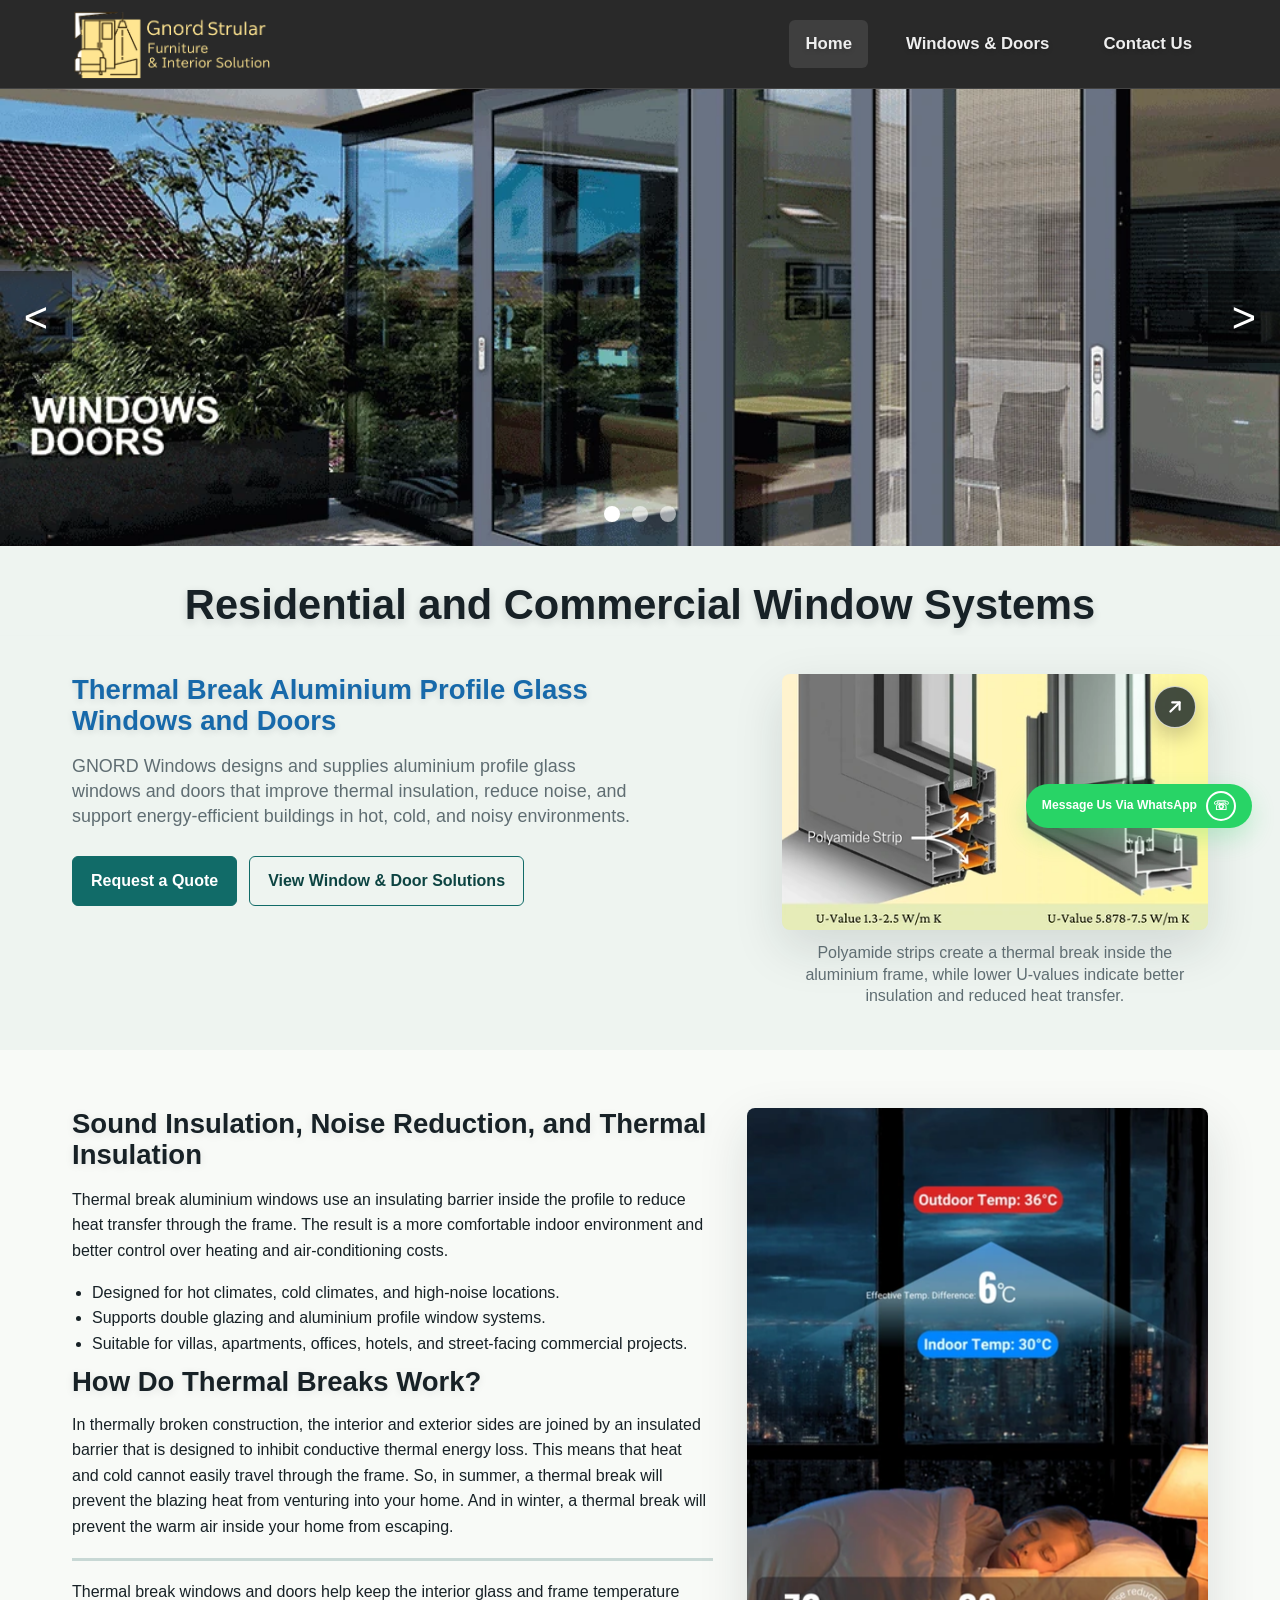
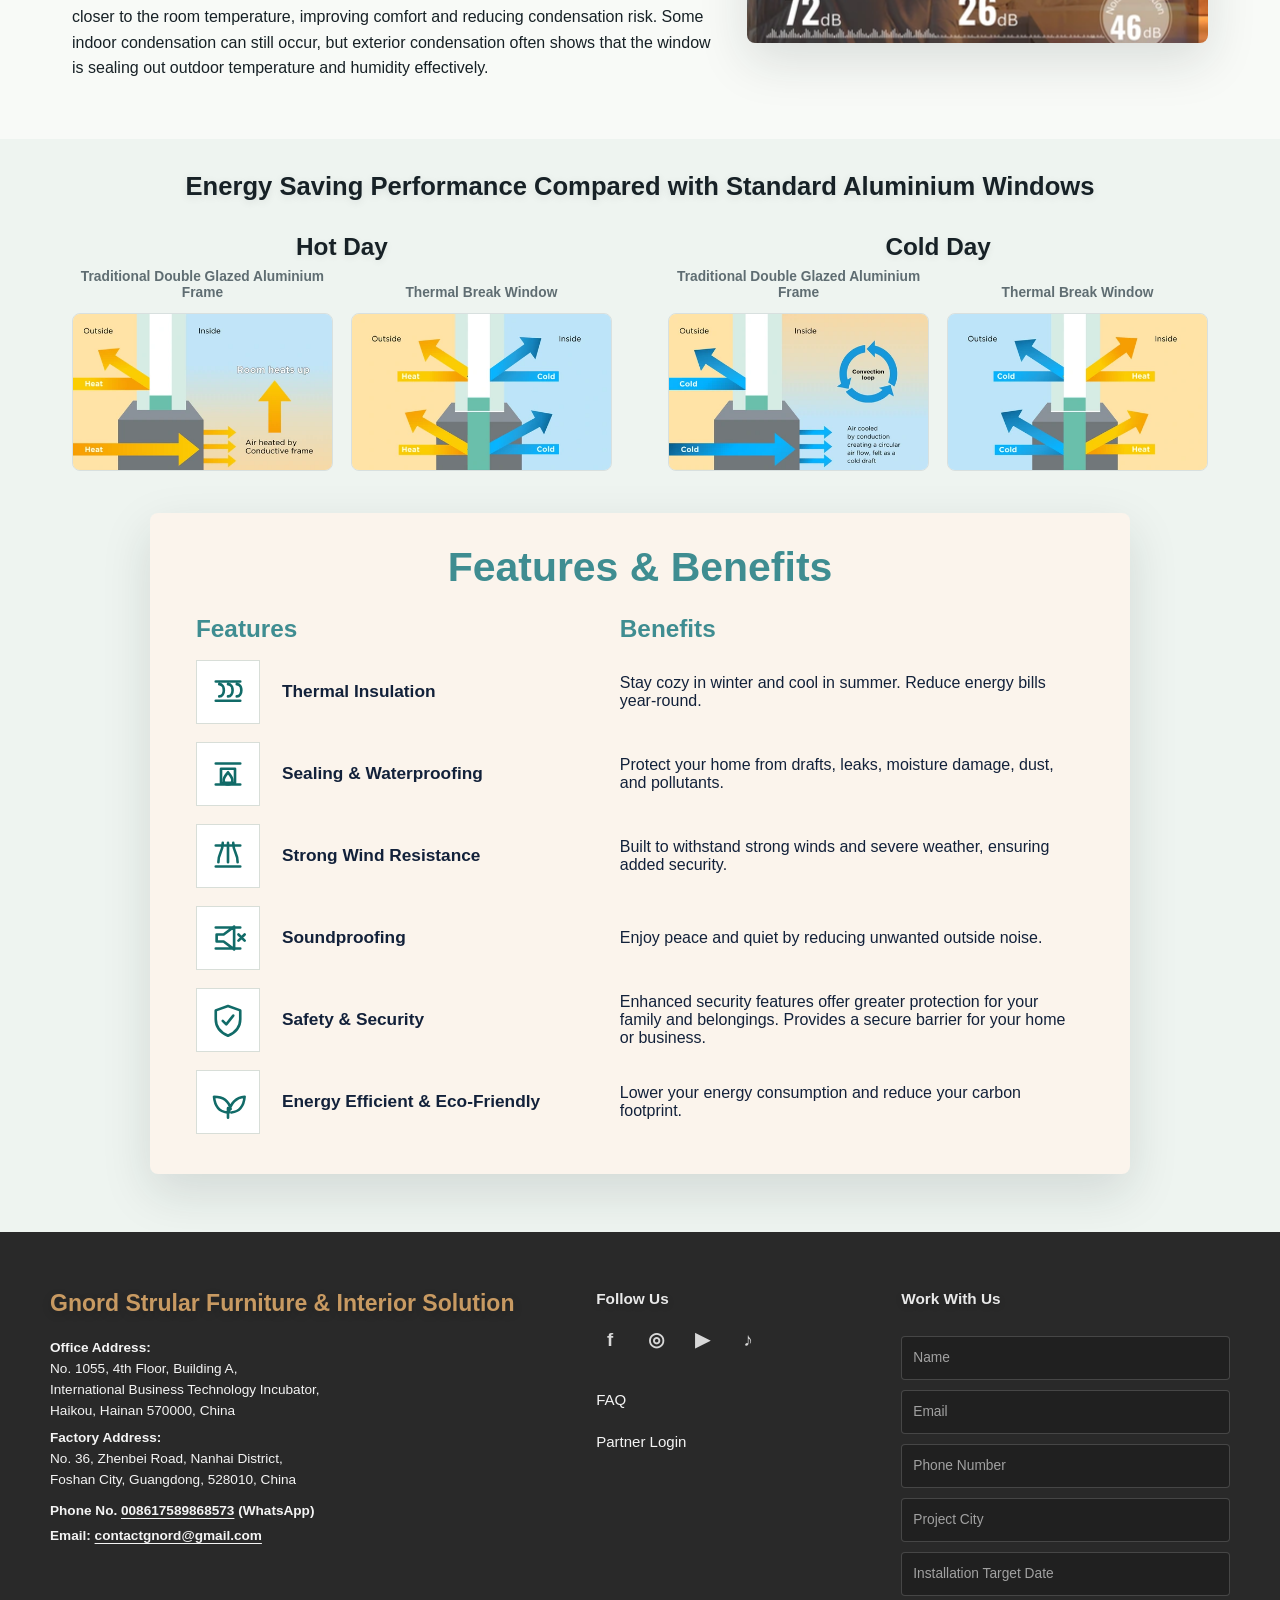
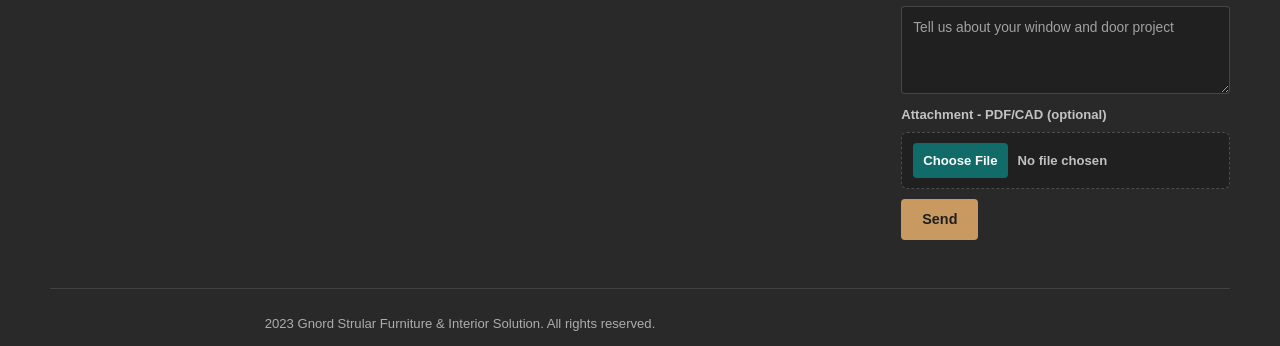
<file: index.html>
<!doctype html>
<html lang="en">
  <head>
    <meta charset="utf-8">
    <meta name="viewport" content="width=device-width, initial-scale=1">
    <title>Thermal Break Aluminium Windows and Doors | GNORD Windows</title>
    <meta name="description" content="GNORD Windows designs and supplies thermal break aluminium profile glass windows and doors for residential and commercial projects, with sound insulation, thermal insulation, and energy-saving performance.">
    <link rel="canonical" href="https://gnordwindows.com/">
    <meta property="og:title" content="Thermal Break Aluminium Windows and Doors | GNORD Windows">
    <meta property="og:description" content="Premium thermal break aluminium windows and doors for villas, residential complexes, offices, hotels, and commercial buildings.">
    <meta property="og:type" content="website">
    <meta property="og:url" content="https://gnordwindows.com/">
    <meta property="og:image" content="https://gnordwindows.com/assets/images/thermal-break-aluminium-windows-doors-hero.png">
    <link rel="stylesheet" href="/assets/css/styles.css?v=20260622-8">
    <script type="application/ld+json">
      {
        "@context": "https://schema.org",
        "@type": "Organization",
        "name": "GNORD Windows",
        "url": "https://gnordwindows.com/",
        "logo": "https://gnordwindows.com/assets/images/gnord-windows-logo.png",
        "email": "contactgnord@gmail.com",
        "telephone": "008617589868573",
        "address": {
          "@type": "PostalAddress",
          "streetAddress": "No. 1055, 4th Floor, Building A, Haikou Binhai International Business Technology Incubator",
          "addressLocality": "Haikou",
          "addressRegion": "Hainan",
          "postalCode": "570000",
          "addressCountry": "CN"
        }
      }
    </script>
    <script type="application/ld+json">
      {
        "@context": "https://schema.org",
        "@type": "Product",
        "name": "Thermal Break Aluminium Windows and Doors",
        "brand": {
          "@type": "Brand",
          "name": "GNORD Windows"
        },
        "manufacturer": {
          "@type": "Organization",
          "name": "Gnord Strular Furniture & Interior Solution",
          "email": "contactgnord@gmail.com",
          "telephone": "008617589868573"
        },
        "category": "Thermal break aluminium windows and doors",
        "description": "GNORD supplies high-quality thermal break aluminium windows and doors for residential, commercial, hotel, villa, and large construction projects. The systems are designed for thermal insulation, sound reduction, weather resistance, energy efficiency, and reliable delivery for India, Europe, UK, and other international markets.",
        "additionalProperty": [
          {
            "@type": "PropertyValue",
            "name": "Project procurement",
            "value": "Best price for thermal aluminium windows and doors, best quality, highly reliable supply, and big project quantity delivery capacity for developers, contractors, distributors, and project procurement teams."
          },
          {
            "@type": "PropertyValue",
            "name": "Market support",
            "value": "Competitive pricing and supply support for India, Europe markets, UK projects, residential buildings, commercial buildings, hotels, villas, and large construction projects."
          },
          {
            "@type": "PropertyValue",
            "name": "Thermal performance",
            "value": "Configurable thermal break aluminium profile systems can support demanding project targets such as U-value <=1.2 W/m²K and g-value around g=0.63, depending on profile, glazing, hardware, and project specification."
          },
          {
            "@type": "PropertyValue",
            "name": "Certification references",
            "value": "Available compliance and testing references may include CE certified systems, CE (EN14351-1), EN 673, EN 10077, UKCA, U.K. Part L, and BFRC requirements for relevant Europe and UK markets."
          },
          {
            "@type": "PropertyValue",
            "name": "Applications",
            "value": "Thermal break aluminium windows and doors for hot weather, cold weather, sound insulation, noise reduction, energy-efficient building performance, double glazing, indoor comfort, and reduced heat transfer."
          }
        ]
      }
    </script>
  </head>
  <body>
    <a class="skip-link" href="#main">Skip to content</a>
    <header class="site-header">
      <nav class="nav" aria-label="Main navigation">
        <a class="brand" href="/">
          <img src="/assets/images/gnord-strular-furniture-interior-logo-yellow-text.png" alt="Gnord Strular Furniture and Interior Solution logo" width="451" height="150">
        </a>
        <button class="nav-toggle" type="button" aria-expanded="false" aria-controls="nav-links">Menu</button>
        <div class="nav-links" id="nav-links">
          <a href="/" aria-current="page">Home</a>
          <a href="/windows-doors/">Windows &amp; Doors</a>
          <a href="/contact/">Contact Us</a>
        </div>
      </nav>
    </header>

    <main id="main">
      <section class="banner-slider" aria-label="GNORD windows and doors project gallery">
        <div class="banner-track">
          <figure class="banner-slide is-active">
            <img src="/assets/images/banner-window-door-exterior.webp" srcset="/assets/images/banner-window-door-exterior-480.webp 480w, /assets/images/banner-window-door-exterior-768.webp 768w, /assets/images/banner-window-door-exterior-840.webp 840w, /assets/images/banner-window-door-exterior.webp 1000w" sizes="(max-width: 350px) 350px, 100vw" fetchpriority="high" alt="Modern exterior sliding windows and doors for a residential patio" width="1000" height="684">
          </figure>
          <figure class="banner-slide">
            <img data-src="/assets/images/banner-gnord-windows-interior.webp" data-srcset="/assets/images/banner-gnord-windows-interior-480.webp 480w, /assets/images/banner-gnord-windows-interior-768.webp 768w, /assets/images/banner-gnord-windows-interior.webp 1024w" sizes="(max-width: 680px) max(100vw, clamp(424px, 108.8vw, 651px)), 100vw" fetchpriority="low" alt="GNORD Windows interior with large aluminium glass doors and evening lighting" width="1024" height="576">
          </figure>
          <figure class="banner-slide">
            <img data-src="/assets/images/banner-lake-view-sliding-doors.webp" data-srcset="/assets/images/banner-lake-view-sliding-doors-480.webp 480w, /assets/images/banner-lake-view-sliding-doors-768.webp 768w, /assets/images/banner-lake-view-sliding-doors-1200.webp 1200w, /assets/images/banner-lake-view-sliding-doors-1600.webp 1600w, /assets/images/banner-lake-view-sliding-doors.webp 2000w" sizes="(max-width: 680px) max(100vw, clamp(397px, 102vw, 610px)), 100vw" fetchpriority="low" alt="Large sliding glass doors with lake view and residential terrace" width="2000" height="1200">
          </figure>
        </div>
        <button class="banner-arrow banner-arrow-prev" type="button" aria-label="Previous banner slide">&lt;</button>
        <button class="banner-arrow banner-arrow-next" type="button" aria-label="Next banner slide">&gt;</button>
        <div class="banner-dots" aria-label="Banner slide indicators">
          <button class="is-active" type="button" aria-label="Show slide 1"></button>
          <button type="button" aria-label="Show slide 2"></button>
          <button type="button" aria-label="Show slide 3"></button>
        </div>
      </section>
      <section class="home-title-band">
        <h1>Residential and Commercial Window Systems</h1>
      </section>
      <section class="hero">
        <div class="hero-copy">
          <h2 class="hero-secondary-title">Thermal Break Aluminium Profile Glass Windows and Doors</h2>
          <p>GNORD Windows designs and supplies aluminium profile glass windows and doors that improve thermal insulation, reduce noise, and support energy-efficient buildings in hot, cold, and noisy environments.</p>
          <div class="actions">
            <a class="button primary" href="/contact/">Request a Quote</a>
            <a class="button secondary" href="/windows-doors/">View Window &amp; Door Solutions</a>
          </div>
        </div>
        <figure class="hero-media">
          <a class="image-link-button" href="/windows-doors/#product-details" aria-label="View window and door product details">
            <svg viewBox="0 0 24 24" aria-hidden="true" focusable="false">
              <path d="M7 17 17 7"></path>
              <path d="M9 7h8v8"></path>
            </svg>
          </a>
          <img src="/assets/images/thermal-break-aluminium-windows-doors-hero.webp" srcset="/assets/images/thermal-break-aluminium-windows-doors-hero-480.webp 480w, /assets/images/thermal-break-aluminium-windows-doors-hero-768.webp 768w, /assets/images/thermal-break-aluminium-windows-doors-hero.webp 1080w" sizes="(max-width: 680px) calc(100vw - 32px), (max-width: 920px) calc(100vw - 44px), (max-width: 1180px) calc((100vw - 86px) * 0.39), 427px" loading="lazy" decoding="async" alt="Thermal break aluminium profile glass windows and doors for residential and commercial buildings" width="1080" height="650">
          <figcaption>Polyamide strips create a thermal break inside the aluminium frame, while lower U-values indicate better insulation and reduced heat transfer.</figcaption>
        </figure>
      </section>

      <section class="section two-column">
        <div>
          <h2>Sound Insulation, Noise Reduction, and Thermal Insulation</h2>
          <p>Thermal break aluminium windows use an insulating barrier inside the profile to reduce heat transfer through the frame. The result is a more comfortable indoor environment and better control over heating and air-conditioning costs.</p>
          <ul class="check-list">
            <li>Designed for hot climates, cold climates, and high-noise locations.</li>
            <li>Supports double glazing and aluminium profile window systems.</li>
            <li>Suitable for villas, apartments, offices, hotels, and street-facing commercial projects.</li>
          </ul>
          <div class="thermal-break-note">
            <h2>How Do Thermal Breaks Work?</h2>
            <p>In thermally broken construction, the interior and exterior sides are joined by an insulated barrier that is designed to inhibit conductive thermal energy loss. This means that heat and cold cannot easily travel through the frame. So, in summer, a thermal break will prevent the blazing heat from venturing into your home. And in winter, a thermal break will prevent the warm air inside your home from escaping.</p>
            <p>Thermal break windows and doors help keep the interior glass and frame temperature closer to the room temperature, improving comfort and reducing condensation risk. Some indoor condensation can still occur, but exterior condensation often shows that the window is sealing out outdoor temperature and humidity effectively.</p>
          </div>
        </div>
        <figure class="image-card benefit-image-card">
          <img src="/assets/images/sound-insulation-thermal-insulation-window-benefits.webp" srcset="/assets/images/sound-insulation-thermal-insulation-window-benefits-480.webp 480w, /assets/images/sound-insulation-thermal-insulation-window-benefits-768.webp 768w, /assets/images/sound-insulation-thermal-insulation-window-benefits.webp 1080w" sizes="(max-width: 680px) calc(100vw - 32px), (max-width: 920px) calc(100vw - 44px), (max-width: 1180px) max(300px, calc((100vw - 78px) * 0.42)), 462px" loading="lazy" decoding="async" alt="Thermal break aluminium window benefits including sound insulation noise reduction and thermal insulation" width="1080" height="1350">
        </figure>
      </section>

      <section class="section muted energy-section">
        <div class="section-heading energy-heading">
          <h2 class="energy-title">Energy Saving Performance Compared with Standard Aluminium Windows</h2>
        </div>
        <div class="comparison-groups">
          <section class="comparison-group" aria-labelledby="hot-day-title">
            <h3 id="hot-day-title">Hot Day</h3>
            <div class="comparison-subtitles">
              <span>Traditional Double Glazed Aluminium Frame</span>
              <span>Thermal Break Window</span>
            </div>
            <div class="comparison-pair">
              <figure>
                <img src="/assets/images/energy-saving-thermal-break-window-comparison.webp" srcset="/assets/images/energy-saving-thermal-break-window-comparison-480.webp 480w, /assets/images/energy-saving-thermal-break-window-comparison-768.webp 768w, /assets/images/energy-saving-thermal-break-window-comparison.webp 1080w" sizes="(max-width: 680px) calc(100vw - 34px), (max-width: 920px) calc(50vw - 33px), (max-width: 1180px) calc(22.65vw - 22px), 260px" loading="lazy" decoding="async" alt="Hot day energy saving comparison for a traditional double glazed aluminium frame" width="1080" height="650">
              </figure>
              <figure>
                <img src="/assets/images/hot-day-traditional-aluminium-frame-double-glazing.webp" srcset="/assets/images/hot-day-traditional-aluminium-frame-double-glazing-480.webp 480w, /assets/images/hot-day-traditional-aluminium-frame-double-glazing-768.webp 768w, /assets/images/hot-day-traditional-aluminium-frame-double-glazing.webp 1080w" sizes="(max-width: 680px) calc(100vw - 34px), (max-width: 920px) calc(50vw - 33px), (max-width: 1180px) calc(22.65vw - 22px), 260px" loading="lazy" decoding="async" alt="Hot day performance of a thermal break window compared with a traditional aluminium frame" width="1080" height="650">
              </figure>
            </div>
          </section>
          <section class="comparison-group" aria-labelledby="cold-day-title">
            <h3 id="cold-day-title">Cold Day</h3>
            <div class="comparison-subtitles">
              <span>Traditional Double Glazed Aluminium Frame</span>
              <span>Thermal Break Window</span>
            </div>
            <div class="comparison-pair">
              <figure>
                <img src="/assets/images/hot-day-thermal-break-window-double-glazing.webp" srcset="/assets/images/hot-day-thermal-break-window-double-glazing-480.webp 480w, /assets/images/hot-day-thermal-break-window-double-glazing-768.webp 768w, /assets/images/hot-day-thermal-break-window-double-glazing.webp 1080w" sizes="(max-width: 680px) calc(100vw - 34px), (max-width: 920px) calc(50vw - 33px), (max-width: 1180px) calc(22.65vw - 22px), 260px" loading="lazy" decoding="async" alt="Cold day performance of a traditional double glazed aluminium frame" width="1080" height="650">
              </figure>
              <figure>
                <img src="/assets/images/cold-day-traditional-aluminium-frame-double-glazing.webp" srcset="/assets/images/cold-day-traditional-aluminium-frame-double-glazing-480.webp 480w, /assets/images/cold-day-traditional-aluminium-frame-double-glazing-768.webp 768w, /assets/images/cold-day-traditional-aluminium-frame-double-glazing.webp 1080w" sizes="(max-width: 680px) calc(100vw - 34px), (max-width: 920px) calc(50vw - 33px), (max-width: 1180px) calc(22.65vw - 22px), 260px" loading="lazy" decoding="async" alt="Cold day performance of a thermal break window" width="1080" height="650">
              </figure>
            </div>
          </section>
        </div>
        <section class="features-benefits-panel" aria-labelledby="features-benefits-title">
          <h2 id="features-benefits-title">Features &amp; Benefits</h2>
          <div class="features-benefits-table">
            <div class="features-benefits-head" aria-hidden="true">
              <span>Features</span>
              <span>Benefits</span>
            </div>
            <div class="features-benefits-row">
              <div class="feature-name"><span class="feature-icon" aria-hidden="true"><svg viewBox="0 0 48 48"><path d="M10 34h28M10 12h28M14 29c7 0 7-14 0-14M24 29c7 0 7-14 0-14M34 29c7 0 7-14 0-14"/></svg></span><strong>Thermal Insulation</strong></div>
              <p>Stay cozy in winter and cool in summer. Reduce energy bills year-round.</p>
            </div>
            <div class="features-benefits-row">
              <div class="feature-name"><span class="feature-icon" aria-hidden="true"><svg viewBox="0 0 48 48"><path d="M10 12h28M10 36h28M16 18h16v16H16z"/><path d="M24 22c-3 4-5 6-5 9a5 5 0 0 0 10 0c0-3-2-5-5-9z"/></svg></span><strong>Sealing &amp; Waterproofing</strong></div>
              <p>Protect your home from drafts, leaks, moisture damage, dust, and pollutants.</p>
            </div>
            <div class="features-benefits-row">
              <div class="feature-name"><span class="feature-icon" aria-hidden="true"><svg viewBox="0 0 48 48"><path d="M10 36h28M10 12h28M13 31c0-11 5-11 5-22M24 31V9M35 31c0-11-5-11-5-22"/></svg></span><strong>Strong Wind Resistance</strong></div>
              <p>Built to withstand strong winds and severe weather, ensuring added security.</p>
            </div>
            <div class="features-benefits-row">
              <div class="feature-name"><span class="feature-icon" aria-hidden="true"><svg viewBox="0 0 48 48"><path d="M11 28h8l12 9V11L19 20h-8zM36 20l7 7M43 20l-7 7M10 12h28M10 36h28"/></svg></span><strong>Soundproofing</strong></div>
              <p>Enjoy peace and quiet by reducing unwanted outside noise.</p>
            </div>
            <div class="features-benefits-row">
              <div class="feature-name"><span class="feature-icon" aria-hidden="true"><svg viewBox="0 0 48 48"><path d="M24 8l14 5v10c0 9-5 15-14 19-9-4-14-10-14-19V13z"/><path d="M18 25l4 4 8-10"/></svg></span><strong>Safety &amp; Security</strong></div>
              <p>Enhanced security features offer greater protection for your family and belongings. Provides a secure barrier for your home or business.</p>
            </div>
            <div class="features-benefits-row">
              <div class="feature-name"><span class="feature-icon" aria-hidden="true"><svg viewBox="0 0 48 48"><path d="M23 36c-9-1-14-7-15-18 10 0 17 5 19 14M25 36c2-11 8-17 18-18-1 11-6 17-15 18M24 42V31"/></svg></span><strong>Energy Efficient &amp; Eco-Friendly</strong></div>
              <p>Lower your energy consumption and reduce your carbon footprint.</p>
            </div>
          </div>
        </section>
      </section>

    </main>

    <footer class="site-footer">
      <div class="footer-grid">
        <div class="footer-contact">
          <h2>Gnord Strular Furniture &amp; Interior Solution</h2>
          <address>
            <strong>Office Address:</strong>
            No. 1055, 4th Floor, Building A,<br>
            International Business Technology Incubator,<br>
            Haikou, Hainan 570000, China<br>
            <strong>Factory Address:</strong>
            No. 36, Zhenbei Road, Nanhai District,<br>
            Foshan City, Guangdong, 528010, China<br>
            <span class="footer-contact-highlight">
              <span>Phone No. <a href="https://wa.me/8617589868573?text=Hello%20GNORD%20Windows%2C%20I%20would%20like%20to%20discuss%20a%20window%20and%20door%20project." target="_blank" rel="noopener">008617589868573</a> (WhatsApp)</span>
              <span>Email: <a href="mailto:contactgnord@gmail.com">contactgnord@gmail.com</a></span>
            </span>
          </address>
        </div>
        <div class="footer-links">
          <h2>Follow Us</h2>
          <div class="social-links" aria-label="Social links">
            <a href="#" aria-label="Facebook">f</a>
            <a href="#" aria-label="Instagram">◎</a>
            <a href="#" aria-label="YouTube">▶</a>
            <a href="#" aria-label="TikTok">♪</a>
          </div>
          <a class="footer-link" href="/faq/">FAQ</a>
          <a class="footer-link" href="#">Partner Login</a>
        </div>
        <form class="footer-form" action="mailto:contactgnord@gmail.com" method="post" enctype="text/plain">
          <h2>Work With Us</h2>
          <input name="name" aria-label="Name" placeholder="Name" required>
          <input name="email" aria-label="Email" type="email" placeholder="Email" required>
          <input name="phone" aria-label="Phone Number" type="tel" placeholder="Phone Number" required>
          <input name="project_city" aria-label="Project City" placeholder="Project City" required>
          <input name="installation_target_date" aria-label="Installation Target Date" placeholder="Installation Target Date" required>
          <textarea name="message" aria-label="Message" rows="3" placeholder="Tell us about your window and door project" required></textarea>
          <label class="file-upload-field">
            <span>Attachment - PDF/CAD (optional)</span>
            <input name="attachment" aria-label="Attachment - PDF/CAD optional" type="file" accept=".pdf,.dwg,.dxf">
          </label>
          <button type="submit">Send</button>
        </form>
      </div>
      <a class="whatsapp-cta" href="https://wa.me/8617589868573?text=Hello%20GNORD%20Windows%2C%20I%20would%20like%20to%20discuss%20a%20window%20and%20door%20project." target="_blank" rel="noopener">Message Us Via WhatsApp <span>☏</span></a>
      <p class="copyright">2023 Gnord Strular Furniture &amp; Interior Solution. All rights reserved.</p>
    </footer>
    <script src="/assets/js/main.js?v=image-delivery-1"></script>
  </body>
</html>
</file>
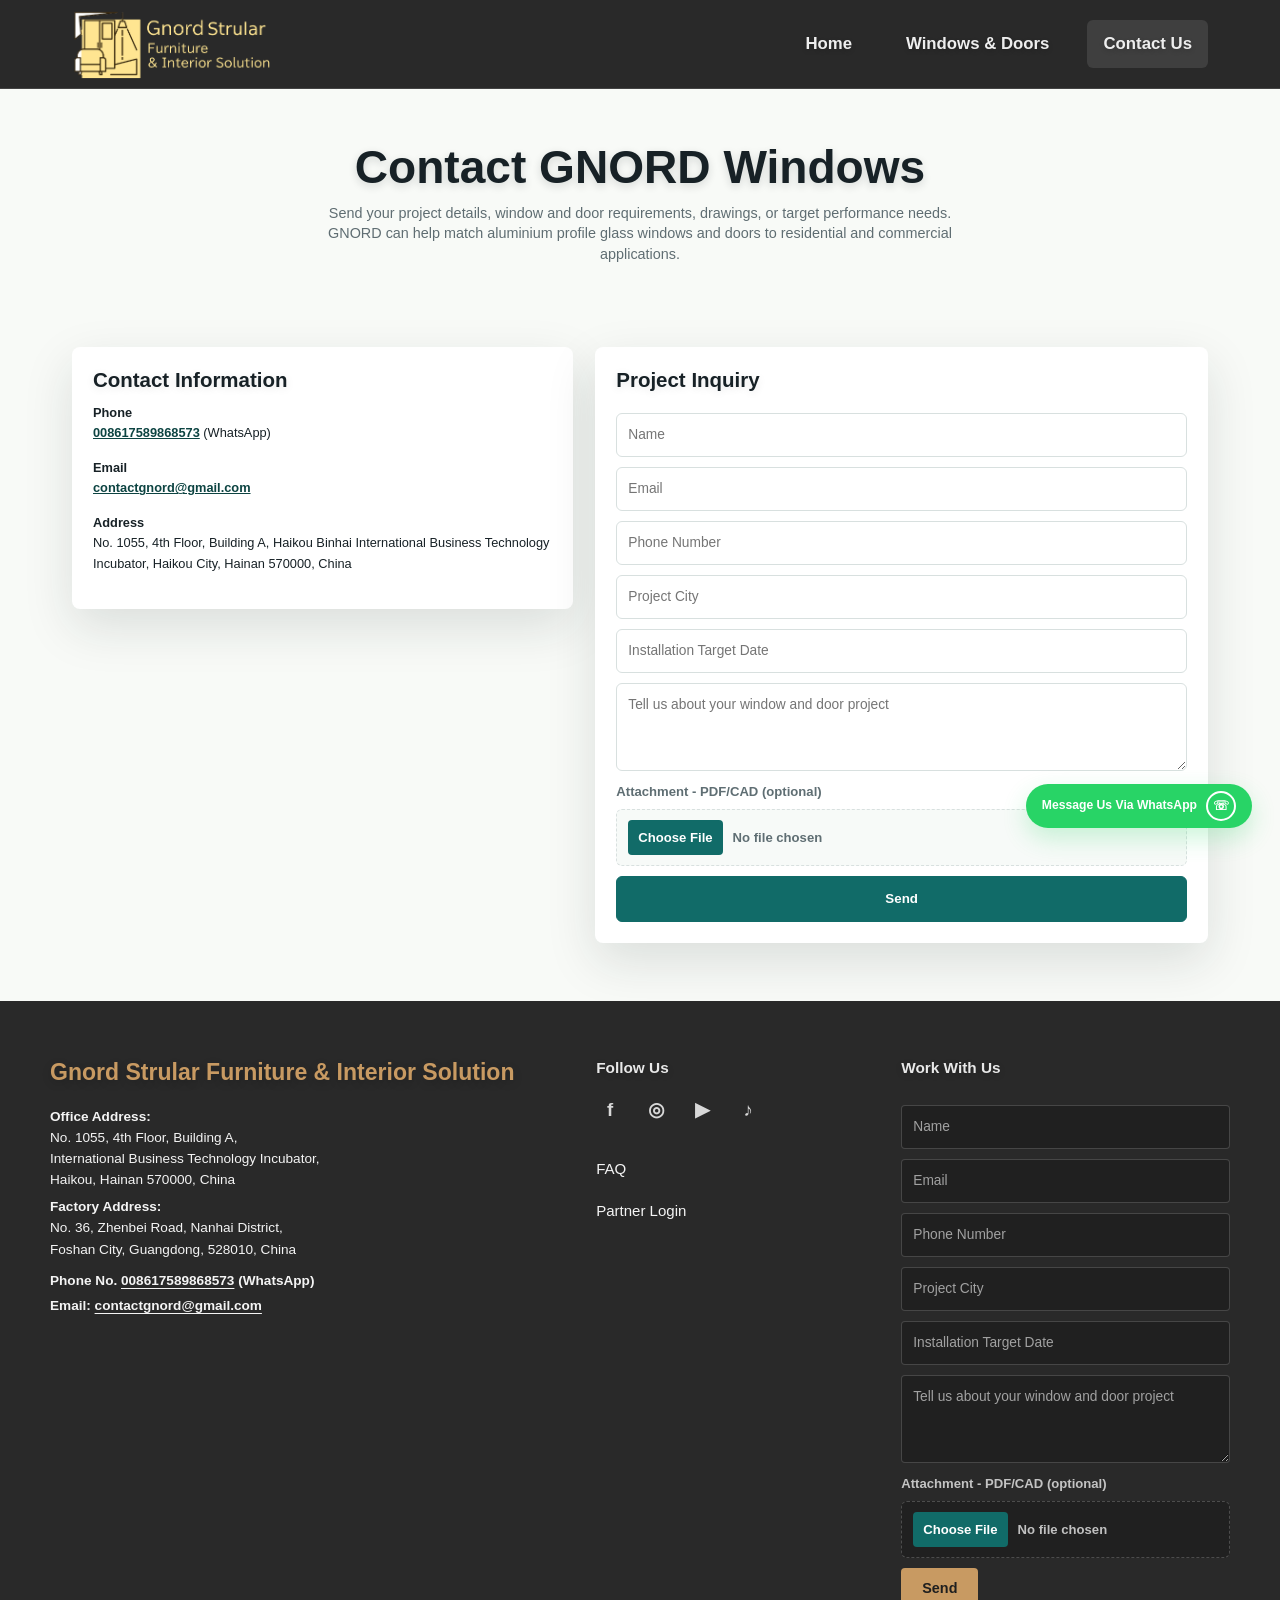
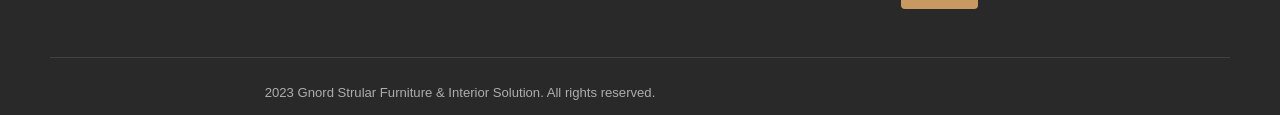
<file: contact/index.html>
<!doctype html>
<html lang="en">
  <head>
    <meta charset="utf-8">
    <meta name="viewport" content="width=device-width, initial-scale=1">
    <title>Contact GNORD Windows | Aluminium Windows and Doors Supplier</title>
    <meta name="description" content="Contact GNORD Windows for thermal break aluminium windows and doors. Call 008617589868573 or email contactgnord@gmail.com.">
    <link rel="canonical" href="https://gnordwindows.com/contact/">
    <link rel="stylesheet" href="/assets/css/styles.css?v=20260622-8">
  </head>
  <body class="contact-page">
    <a class="skip-link" href="#main">Skip to content</a>
    <header class="site-header">
      <nav class="nav" aria-label="Main navigation">
        <a class="brand" href="/"><img src="/assets/images/gnord-strular-furniture-interior-logo-yellow-text.png" alt="Gnord Strular Furniture and Interior Solution logo" width="451" height="150"></a>
        <button class="nav-toggle" type="button" aria-expanded="false" aria-controls="nav-links">Menu</button>
        <div class="nav-links" id="nav-links">
          <a href="/">Home</a>
          <a href="/windows-doors/">Windows &amp; Doors</a>
          <a href="/contact/" aria-current="page">Contact Us</a>
        </div>
      </nav>
    </header>

    <main id="main">
      <section class="contact-hero">
        <h1>Contact GNORD Windows</h1>
        <p>Send your project details, window and door requirements, drawings, or target performance needs. GNORD can help match aluminium profile glass windows and doors to residential and commercial applications.</p>
      </section>

      <section class="section contact-layout">
        <div class="contact-panel">
          <h2>Contact Information</h2>
          <div class="contact-list">
            <p><strong>Phone</strong><a href="https://wa.me/8617589868573?text=Hello%20GNORD%20Windows%2C%20I%20would%20like%20to%20discuss%20a%20window%20and%20door%20project." target="_blank" rel="noopener">008617589868573</a> (WhatsApp)</p>
            <p><strong>Email</strong><a href="mailto:contactgnord@gmail.com">contactgnord@gmail.com</a></p>
            <p><strong>Address</strong>No. 1055, 4th Floor, Building A, Haikou Binhai International Business Technology Incubator, Haikou City, Hainan 570000, China</p>
          </div>
        </div>
        <form class="contact-form" action="mailto:contactgnord@gmail.com" method="post" enctype="text/plain">
          <h2>Project Inquiry</h2>
          <input name="name" aria-label="Name" autocomplete="name" placeholder="Name" required>
          <input name="email" aria-label="Email" type="email" autocomplete="email" placeholder="Email" required>
          <input name="phone" aria-label="Phone Number" type="tel" autocomplete="tel" placeholder="Phone Number" required>
          <input name="project_city" aria-label="Project City" placeholder="Project City" required>
          <input name="installation_target_date" aria-label="Installation Target Date" placeholder="Installation Target Date" required>
          <textarea name="message" aria-label="Message" rows="3" placeholder="Tell us about your window and door project" required></textarea>
          <label class="file-upload-field">
            <span>Attachment - PDF/CAD (optional)</span>
            <input name="attachment" aria-label="Attachment - PDF/CAD optional" type="file" accept=".pdf,.dwg,.dxf">
          </label>
          <button class="button primary" type="submit">Send</button>
        </form>
      </section>
    </main>

    <footer class="site-footer">
      <div class="footer-grid">
        <div class="footer-contact">
          <h2>Gnord Strular Furniture &amp; Interior Solution</h2>
          <address>
            <strong>Office Address:</strong>
            No. 1055, 4th Floor, Building A,<br>
            International Business Technology Incubator,<br>
            Haikou, Hainan 570000, China<br>
            <strong>Factory Address:</strong>
            No. 36, Zhenbei Road, Nanhai District,<br>
            Foshan City, Guangdong, 528010, China<br>
            <span class="footer-contact-highlight">
              <span>Phone No. <a href="https://wa.me/8617589868573?text=Hello%20GNORD%20Windows%2C%20I%20would%20like%20to%20discuss%20a%20window%20and%20door%20project." target="_blank" rel="noopener">008617589868573</a> (WhatsApp)</span>
              <span>Email: <a href="mailto:contactgnord@gmail.com">contactgnord@gmail.com</a></span>
            </span>
          </address>
        </div>
        <div class="footer-links">
          <h2>Follow Us</h2>
          <div class="social-links" aria-label="Social links">
            <a href="#" aria-label="Facebook">f</a>
            <a href="#" aria-label="Instagram">◎</a>
            <a href="#" aria-label="YouTube">▶</a>
            <a href="#" aria-label="TikTok">♪</a>
          </div>
          <a class="footer-link" href="/faq/">FAQ</a>
          <a class="footer-link" href="#">Partner Login</a>
        </div>
        <form class="footer-form" action="mailto:contactgnord@gmail.com" method="post" enctype="text/plain">
          <h2>Work With Us</h2>
          <input name="name" aria-label="Name" placeholder="Name" required>
          <input name="email" aria-label="Email" type="email" placeholder="Email" required>
          <input name="phone" aria-label="Phone Number" type="tel" placeholder="Phone Number" required>
          <input name="project_city" aria-label="Project City" placeholder="Project City" required>
          <input name="installation_target_date" aria-label="Installation Target Date" placeholder="Installation Target Date" required>
          <textarea name="message" aria-label="Message" rows="3" placeholder="Tell us about your window and door project" required></textarea>
          <label class="file-upload-field">
            <span>Attachment - PDF/CAD (optional)</span>
            <input name="attachment" aria-label="Attachment - PDF/CAD optional" type="file" accept=".pdf,.dwg,.dxf">
          </label>
          <button type="submit">Send</button>
        </form>
      </div>
      <a class="whatsapp-cta" href="https://wa.me/8617589868573?text=Hello%20GNORD%20Windows%2C%20I%20would%20like%20to%20discuss%20a%20window%20and%20door%20project." target="_blank" rel="noopener">Message Us Via WhatsApp <span>☏</span></a>
      <p class="copyright">2023 Gnord Strular Furniture &amp; Interior Solution. All rights reserved.</p>
    </footer>
    <script src="/assets/js/main.js"></script>
  </body>
</html>
</file>
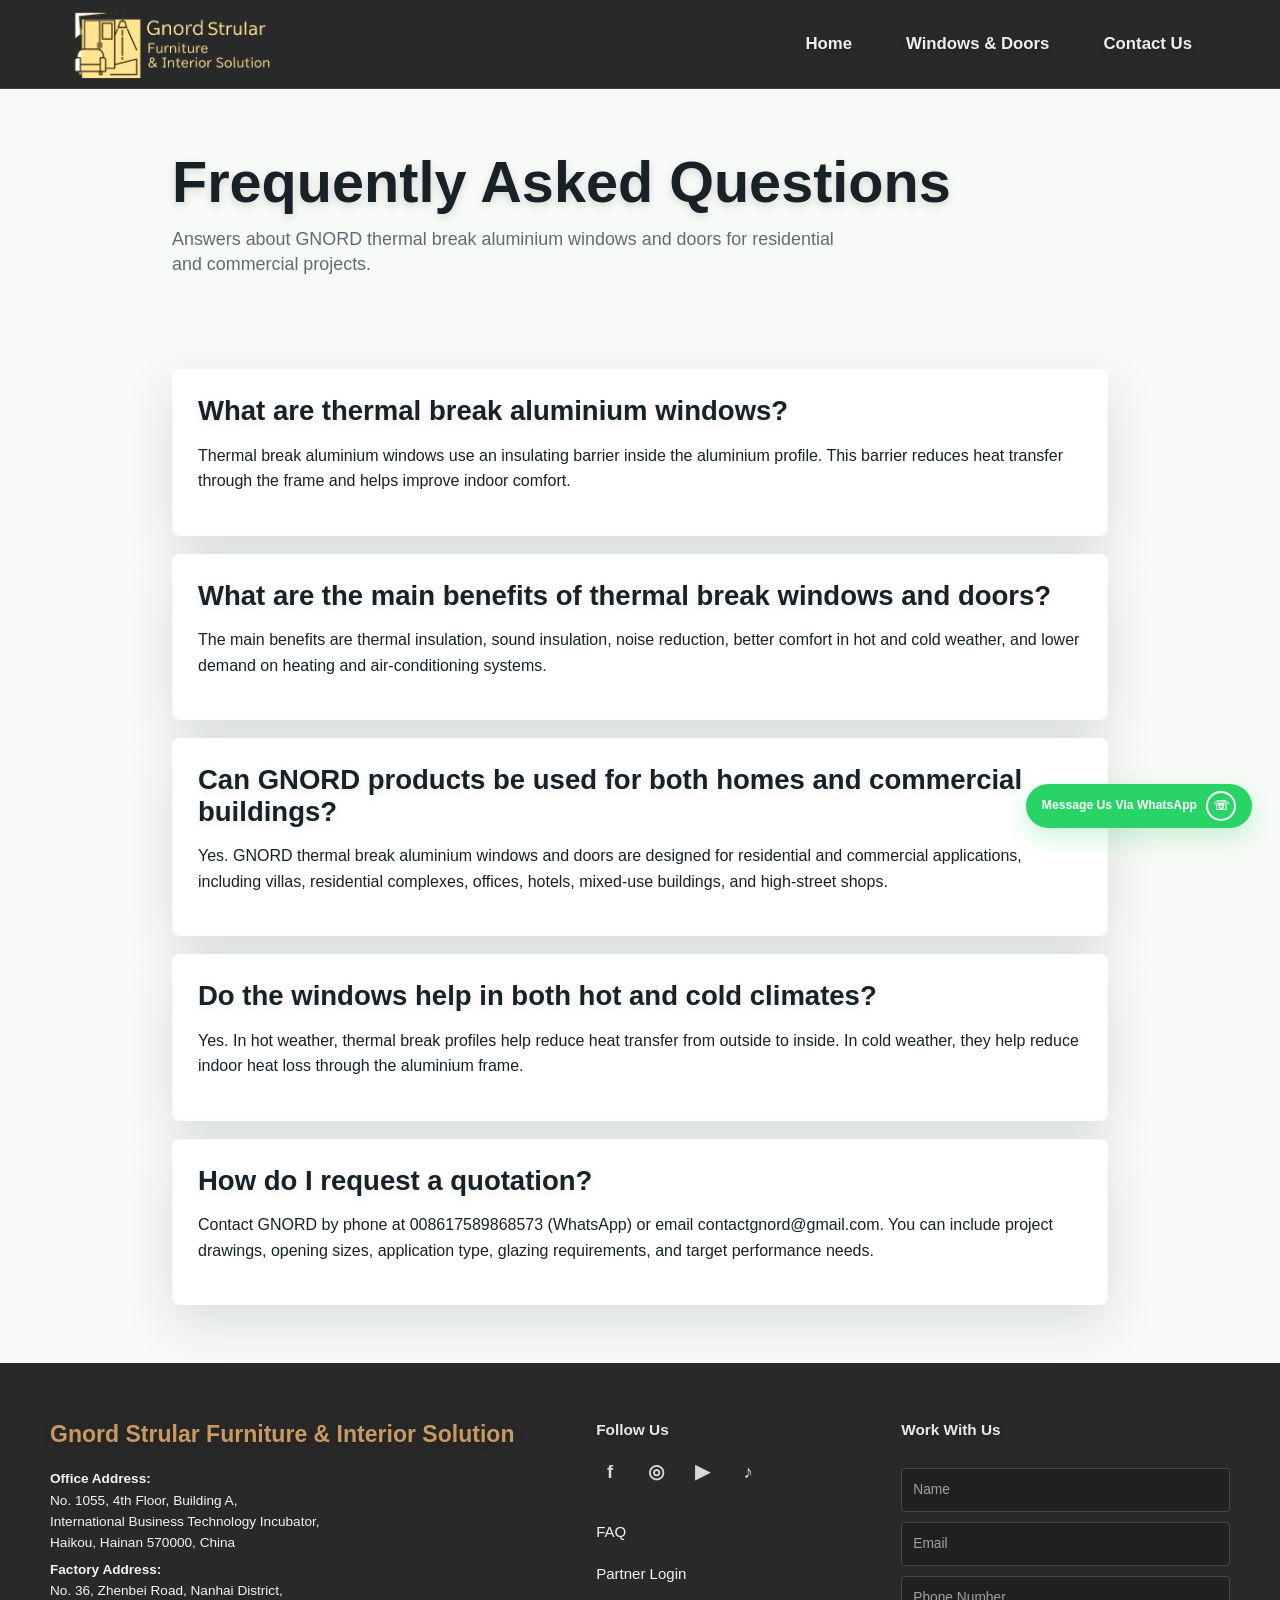
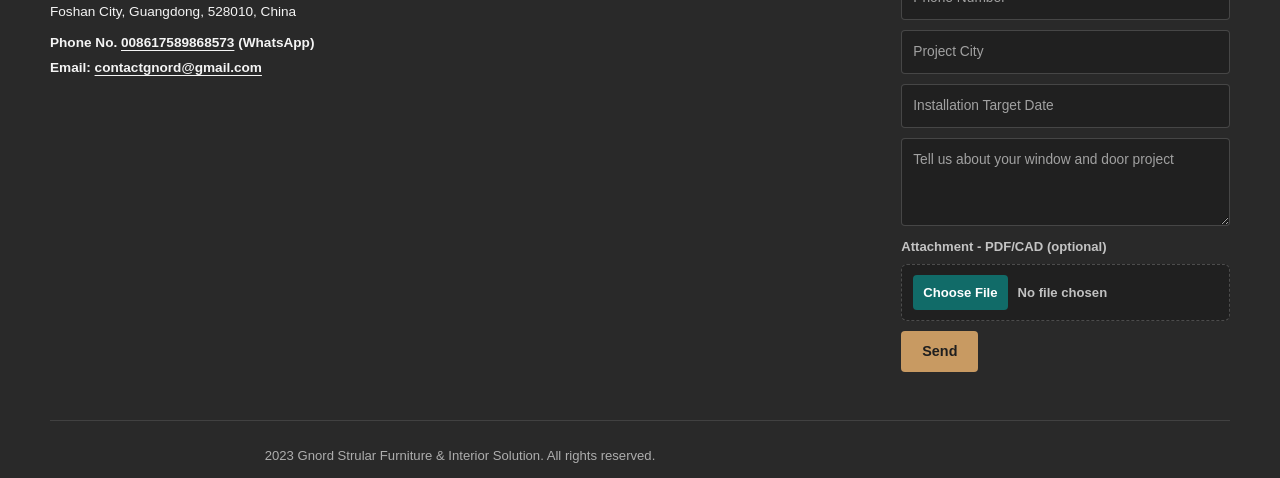
<file: faq/index.html>
<!doctype html>
<html lang="en">
  <head>
    <meta charset="utf-8">
    <meta name="viewport" content="width=device-width, initial-scale=1">
    <title>FAQ | GNORD Thermal Break Aluminium Windows and Doors</title>
    <meta name="description" content="Frequently asked questions about GNORD thermal break aluminium windows and doors, including insulation, applications, energy saving, and project inquiries.">
    <link rel="canonical" href="https://gnordwindows.com/faq/">
    <link rel="stylesheet" href="/assets/css/styles.css?v=20260622-8">
    <script type="application/ld+json">
      {
        "@context": "https://schema.org",
        "@type": "FAQPage",
        "mainEntity": [
          {"@type": "Question", "name": "What are thermal break aluminium windows?", "acceptedAnswer": {"@type": "Answer", "text": "Thermal break aluminium windows use an insulating barrier inside the aluminium profile to reduce heat transfer through the frame."}},
          {"@type": "Question", "name": "Where can GNORD windows and doors be used?", "acceptedAnswer": {"@type": "Answer", "text": "GNORD windows and doors can be used in villas, residential complexes, mixed-use buildings, offices, hotels, and high-street commercial projects."}},
          {"@type": "Question", "name": "Do thermal break windows help with noise reduction?", "acceptedAnswer": {"@type": "Answer", "text": "Yes. When combined with suitable glazing, thermal break aluminium window systems can support sound insulation and quieter indoor spaces."}}
        ]
      }
    </script>
  </head>
  <body>
    <a class="skip-link" href="#main">Skip to content</a>
    <header class="site-header">
      <nav class="nav" aria-label="Main navigation">
        <a class="brand" href="/"><img src="/assets/images/gnord-strular-furniture-interior-logo-yellow-text.png" alt="Gnord Strular Furniture and Interior Solution logo" width="451" height="150"></a>
        <button class="nav-toggle" type="button" aria-expanded="false" aria-controls="nav-links">Menu</button>
        <div class="nav-links" id="nav-links">
          <a href="/">Home</a>
          <a href="/windows-doors/">Windows &amp; Doors</a>
          <a href="/contact/">Contact Us</a>
        </div>
      </nav>
    </header>

    <main id="main">
      <section class="contact-hero">
        <h1>Frequently Asked Questions</h1>
        <p>Answers about GNORD thermal break aluminium windows and doors for residential and commercial projects.</p>
      </section>
      <section class="section faq-list">
        <article>
          <h2>What are thermal break aluminium windows?</h2>
          <p>Thermal break aluminium windows use an insulating barrier inside the aluminium profile. This barrier reduces heat transfer through the frame and helps improve indoor comfort.</p>
        </article>
        <article>
          <h2>What are the main benefits of thermal break windows and doors?</h2>
          <p>The main benefits are thermal insulation, sound insulation, noise reduction, better comfort in hot and cold weather, and lower demand on heating and air-conditioning systems.</p>
        </article>
        <article>
          <h2>Can GNORD products be used for both homes and commercial buildings?</h2>
          <p>Yes. GNORD thermal break aluminium windows and doors are designed for residential and commercial applications, including villas, residential complexes, offices, hotels, mixed-use buildings, and high-street shops.</p>
        </article>
        <article>
          <h2>Do the windows help in both hot and cold climates?</h2>
          <p>Yes. In hot weather, thermal break profiles help reduce heat transfer from outside to inside. In cold weather, they help reduce indoor heat loss through the aluminium frame.</p>
        </article>
        <article>
          <h2>How do I request a quotation?</h2>
          <p>Contact GNORD by phone at 008617589868573 (WhatsApp) or email contactgnord@gmail.com. You can include project drawings, opening sizes, application type, glazing requirements, and target performance needs.</p>
        </article>
      </section>
    </main>

    <footer class="site-footer">
      <div class="footer-grid">
        <div class="footer-contact">
          <h2>Gnord Strular Furniture &amp; Interior Solution</h2>
          <address>
            <strong>Office Address:</strong>
            No. 1055, 4th Floor, Building A,<br>
            International Business Technology Incubator,<br>
            Haikou, Hainan 570000, China<br>
            <strong>Factory Address:</strong>
            No. 36, Zhenbei Road, Nanhai District,<br>
            Foshan City, Guangdong, 528010, China<br>
            <span class="footer-contact-highlight">
              <span>Phone No. <a href="https://wa.me/8617589868573?text=Hello%20GNORD%20Windows%2C%20I%20would%20like%20to%20discuss%20a%20window%20and%20door%20project." target="_blank" rel="noopener">008617589868573</a> (WhatsApp)</span>
              <span>Email: <a href="mailto:contactgnord@gmail.com">contactgnord@gmail.com</a></span>
            </span>
          </address>
        </div>
        <div class="footer-links">
          <h2>Follow Us</h2>
          <div class="social-links" aria-label="Social links">
            <a href="#" aria-label="Facebook">f</a>
            <a href="#" aria-label="Instagram">◎</a>
            <a href="#" aria-label="YouTube">▶</a>
            <a href="#" aria-label="TikTok">♪</a>
          </div>
          <a class="footer-link" href="/faq/">FAQ</a>
          <a class="footer-link" href="#">Partner Login</a>
        </div>
        <form class="footer-form" action="mailto:contactgnord@gmail.com" method="post" enctype="text/plain">
          <h2>Work With Us</h2>
          <input name="name" aria-label="Name" placeholder="Name" required>
          <input name="email" aria-label="Email" type="email" placeholder="Email" required>
          <input name="phone" aria-label="Phone Number" type="tel" placeholder="Phone Number" required>
          <input name="project_city" aria-label="Project City" placeholder="Project City" required>
          <input name="installation_target_date" aria-label="Installation Target Date" placeholder="Installation Target Date" required>
          <textarea name="message" aria-label="Message" rows="3" placeholder="Tell us about your window and door project" required></textarea>
          <label class="file-upload-field">
            <span>Attachment - PDF/CAD (optional)</span>
            <input name="attachment" aria-label="Attachment - PDF/CAD optional" type="file" accept=".pdf,.dwg,.dxf">
          </label>
          <button type="submit">Send</button>
        </form>
      </div>
      <a class="whatsapp-cta" href="https://wa.me/8617589868573?text=Hello%20GNORD%20Windows%2C%20I%20would%20like%20to%20discuss%20a%20window%20and%20door%20project." target="_blank" rel="noopener">Message Us Via WhatsApp <span>☏</span></a>
      <p class="copyright">2023 Gnord Strular Furniture &amp; Interior Solution. All rights reserved.</p>
    </footer>
    <script src="/assets/js/main.js"></script>
  </body>
</html>
</file>
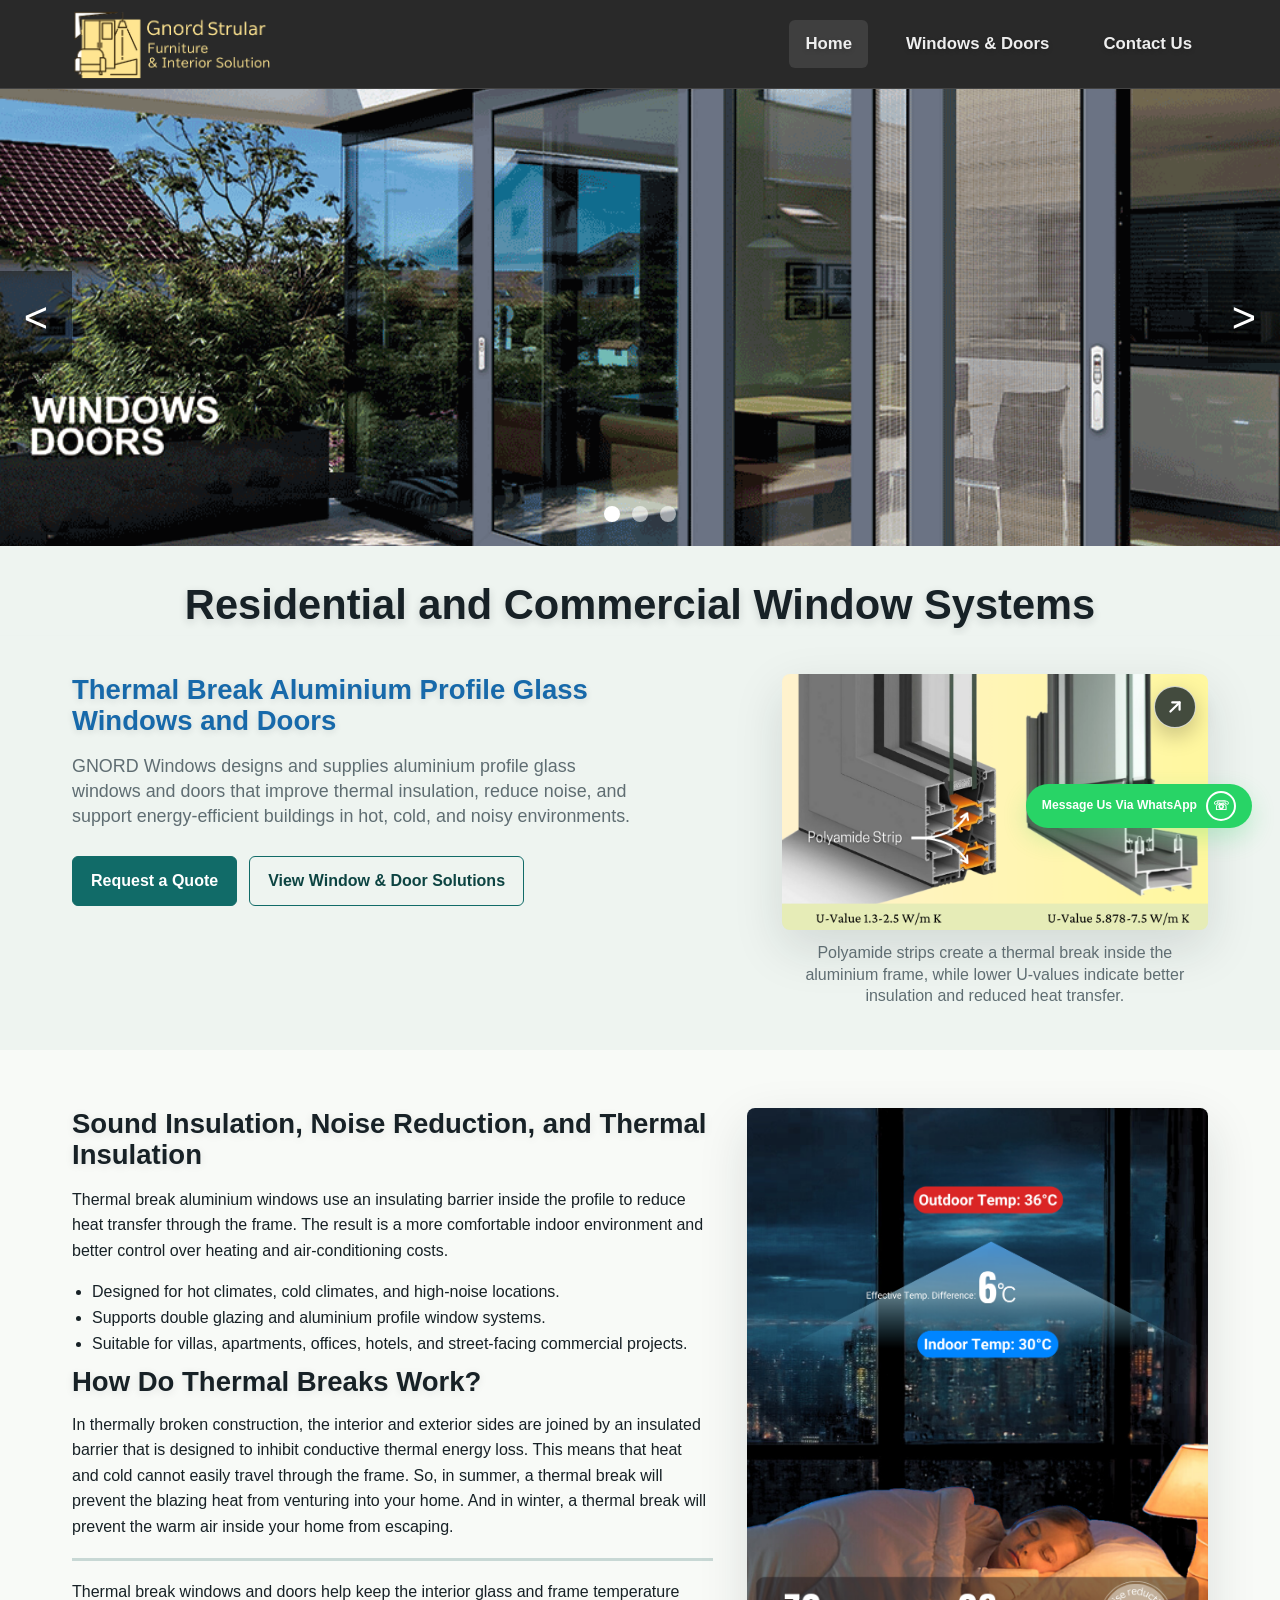
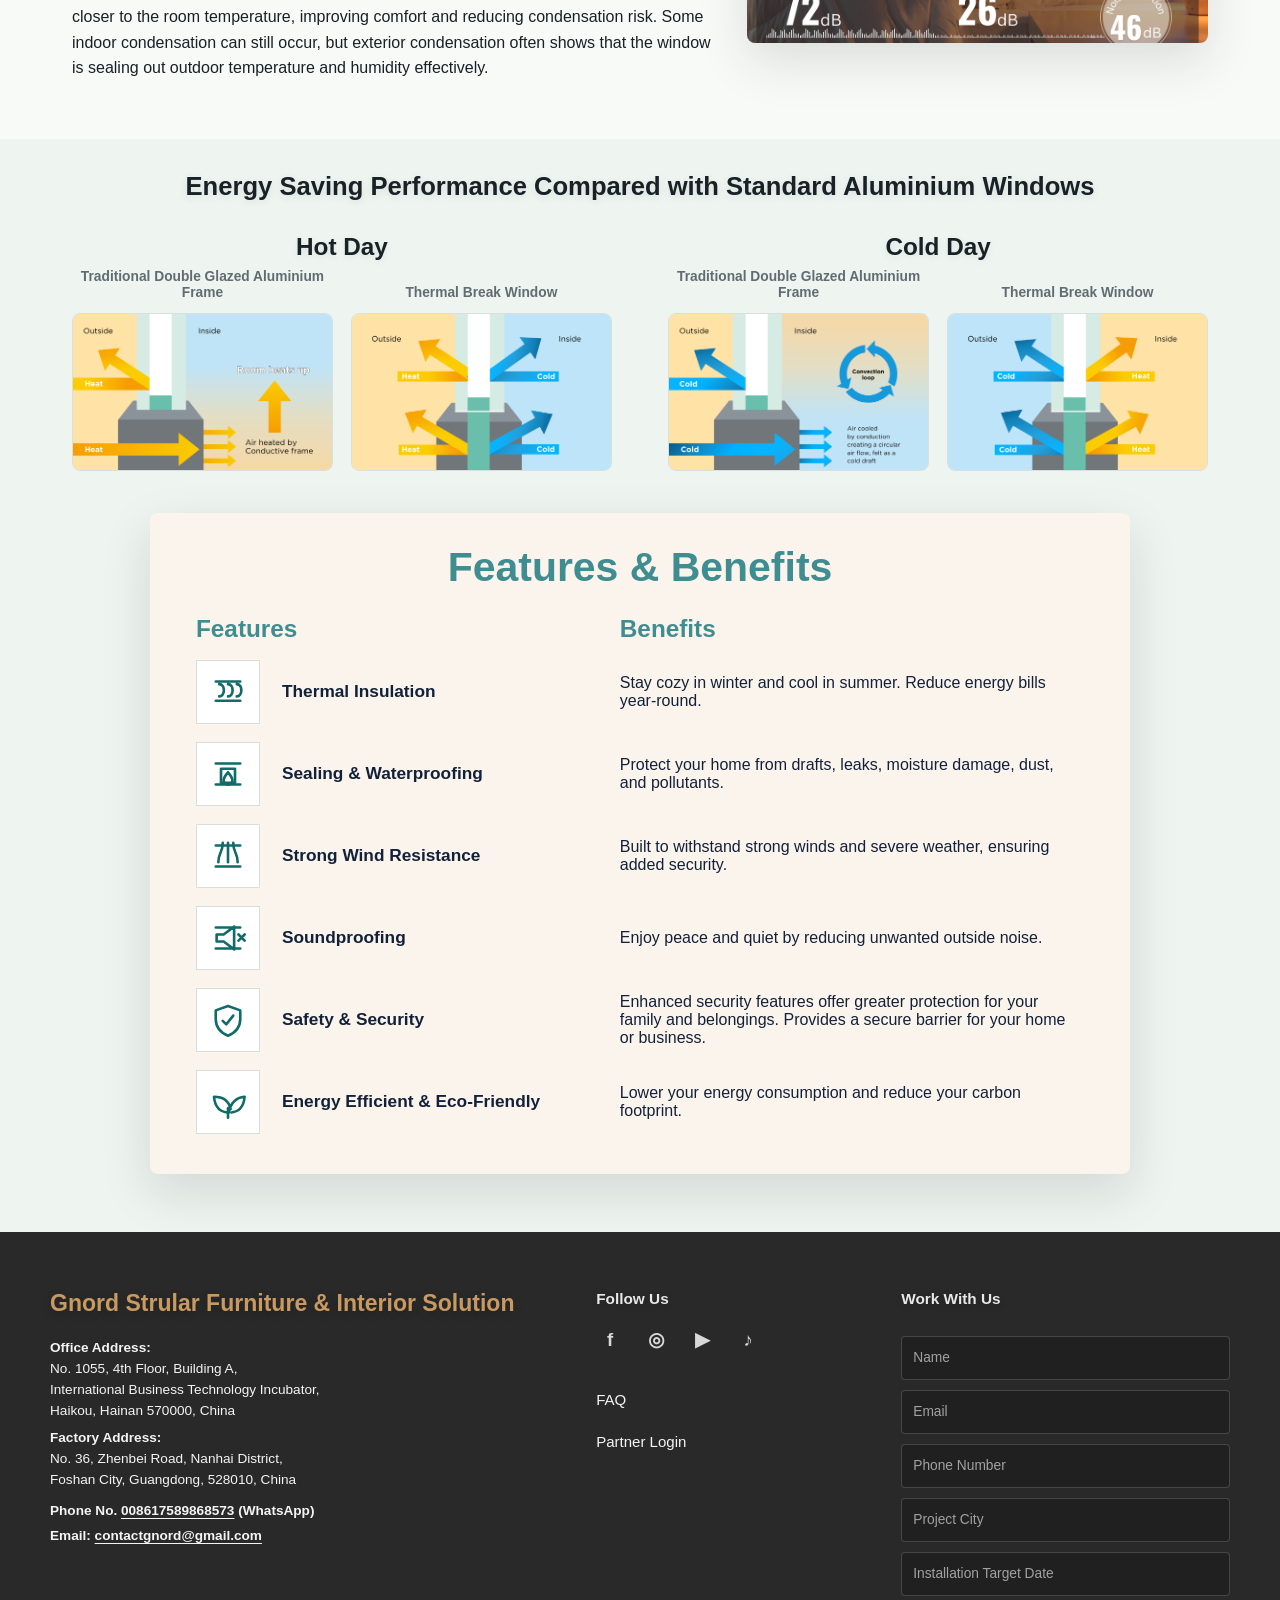
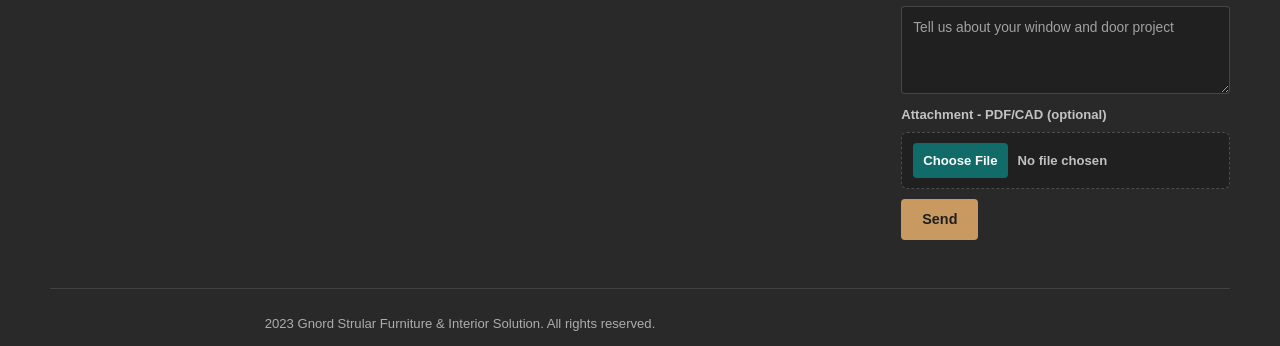
<file: Gnord window to Github 20260625/index.html>
<!doctype html>
<html lang="en">
  <head>
    <meta charset="utf-8">
    <meta name="viewport" content="width=device-width, initial-scale=1">
    <title>Thermal Break Aluminium Windows and Doors | GNORD Windows</title>
    <meta name="description" content="GNORD Windows designs and supplies thermal break aluminium profile glass windows and doors for residential and commercial projects, with sound insulation, thermal insulation, and energy-saving performance.">
    <link rel="canonical" href="https://gnordwindows.com/">
    <meta property="og:title" content="Thermal Break Aluminium Windows and Doors | GNORD Windows">
    <meta property="og:description" content="Premium thermal break aluminium windows and doors for villas, residential complexes, offices, hotels, and commercial buildings.">
    <meta property="og:type" content="website">
    <meta property="og:url" content="https://gnordwindows.com/">
    <meta property="og:image" content="https://gnordwindows.com/assets/images/thermal-break-aluminium-windows-doors-hero.png">
    <link rel="stylesheet" href="/assets/css/styles.css?v=20260622-8">
    <script type="application/ld+json">
      {
        "@context": "https://schema.org",
        "@type": "Organization",
        "name": "GNORD Windows",
        "url": "https://gnordwindows.com/",
        "logo": "https://gnordwindows.com/assets/images/gnord-windows-logo.png",
        "email": "contactgnord@gmail.com",
        "telephone": "008617589868573",
        "address": {
          "@type": "PostalAddress",
          "streetAddress": "No. 1055, 4th Floor, Building A, Haikou Binhai International Business Technology Incubator",
          "addressLocality": "Haikou",
          "addressRegion": "Hainan",
          "postalCode": "570000",
          "addressCountry": "CN"
        }
      }
    </script>
    <script type="application/ld+json">
      {
        "@context": "https://schema.org",
        "@type": "Product",
        "name": "Thermal Break Aluminium Windows and Doors",
        "brand": {
          "@type": "Brand",
          "name": "GNORD Windows"
        },
        "manufacturer": {
          "@type": "Organization",
          "name": "Gnord Strular Furniture & Interior Solution",
          "email": "contactgnord@gmail.com",
          "telephone": "008617589868573"
        },
        "category": "Thermal break aluminium windows and doors",
        "description": "GNORD supplies high-quality thermal break aluminium windows and doors for residential, commercial, hotel, villa, and large construction projects. The systems are designed for thermal insulation, sound reduction, weather resistance, energy efficiency, and reliable delivery for India, Europe, UK, and other international markets.",
        "additionalProperty": [
          {
            "@type": "PropertyValue",
            "name": "Project procurement",
            "value": "Best price for thermal aluminium windows and doors, best quality, highly reliable supply, and big project quantity delivery capacity for developers, contractors, distributors, and project procurement teams."
          },
          {
            "@type": "PropertyValue",
            "name": "Market support",
            "value": "Competitive pricing and supply support for India, Europe markets, UK projects, residential buildings, commercial buildings, hotels, villas, and large construction projects."
          },
          {
            "@type": "PropertyValue",
            "name": "Thermal performance",
            "value": "Configurable thermal break aluminium profile systems can support demanding project targets such as U-value <=1.2 W/m²K and g-value around g=0.63, depending on profile, glazing, hardware, and project specification."
          },
          {
            "@type": "PropertyValue",
            "name": "Certification references",
            "value": "Available compliance and testing references may include CE certified systems, CE (EN14351-1), EN 673, EN 10077, UKCA, U.K. Part L, and BFRC requirements for relevant Europe and UK markets."
          },
          {
            "@type": "PropertyValue",
            "name": "Applications",
            "value": "Thermal break aluminium windows and doors for hot weather, cold weather, sound insulation, noise reduction, energy-efficient building performance, double glazing, indoor comfort, and reduced heat transfer."
          }
        ]
      }
    </script>
  </head>
  <body>
    <a class="skip-link" href="#main">Skip to content</a>
    <header class="site-header">
      <nav class="nav" aria-label="Main navigation">
        <a class="brand" href="/">
          <img src="/assets/images/gnord-strular-furniture-interior-logo-yellow-text.png" alt="Gnord Strular Furniture and Interior Solution logo" width="451" height="150">
        </a>
        <button class="nav-toggle" type="button" aria-expanded="false" aria-controls="nav-links">Menu</button>
        <div class="nav-links" id="nav-links">
          <a href="/" aria-current="page">Home</a>
          <a href="/windows-doors/">Windows &amp; Doors</a>
          <a href="/contact/">Contact Us</a>
        </div>
      </nav>
    </header>

    <main id="main">
      <section class="banner-slider" aria-label="GNORD windows and doors project gallery">
        <div class="banner-track">
          <figure class="banner-slide is-active">
            <img src="/assets/images/banner-window-door-exterior.png" alt="Modern exterior sliding windows and doors for a residential patio" width="1000" height="681">
          </figure>
          <figure class="banner-slide">
            <img src="/assets/images/banner-gnord-windows-interior.jpg" alt="GNORD Windows interior with large aluminium glass doors and evening lighting" width="1024" height="576">
          </figure>
          <figure class="banner-slide">
            <img src="/assets/images/banner-lake-view-sliding-doors.png" alt="Large sliding glass doors with lake view and residential terrace" width="2000" height="1200">
          </figure>
        </div>
        <button class="banner-arrow banner-arrow-prev" type="button" aria-label="Previous banner slide">&lt;</button>
        <button class="banner-arrow banner-arrow-next" type="button" aria-label="Next banner slide">&gt;</button>
        <div class="banner-dots" aria-label="Banner slide indicators">
          <button class="is-active" type="button" aria-label="Show slide 1"></button>
          <button type="button" aria-label="Show slide 2"></button>
          <button type="button" aria-label="Show slide 3"></button>
        </div>
      </section>
      <section class="home-title-band">
        <h1>Residential and Commercial Window Systems</h1>
      </section>
      <section class="hero">
        <div class="hero-copy">
          <h2 class="hero-secondary-title">Thermal Break Aluminium Profile Glass Windows and Doors</h2>
          <p>GNORD Windows designs and supplies aluminium profile glass windows and doors that improve thermal insulation, reduce noise, and support energy-efficient buildings in hot, cold, and noisy environments.</p>
          <div class="actions">
            <a class="button primary" href="/contact/">Request a Quote</a>
            <a class="button secondary" href="/windows-doors/">View Window &amp; Door Solutions</a>
          </div>
        </div>
        <figure class="hero-media">
          <a class="image-link-button" href="/windows-doors/#product-details" aria-label="View window and door product details">
            <svg viewBox="0 0 24 24" aria-hidden="true" focusable="false">
              <path d="M7 17 17 7"></path>
              <path d="M9 7h8v8"></path>
            </svg>
          </a>
          <img src="/assets/images/thermal-break-aluminium-windows-doors-hero.png" alt="Thermal break aluminium profile glass windows and doors for residential and commercial buildings" width="1024" height="616">
          <figcaption>Polyamide strips create a thermal break inside the aluminium frame, while lower U-values indicate better insulation and reduced heat transfer.</figcaption>
        </figure>
      </section>

      <section class="section two-column">
        <div>
          <h2>Sound Insulation, Noise Reduction, and Thermal Insulation</h2>
          <p>Thermal break aluminium windows use an insulating barrier inside the profile to reduce heat transfer through the frame. The result is a more comfortable indoor environment and better control over heating and air-conditioning costs.</p>
          <ul class="check-list">
            <li>Designed for hot climates, cold climates, and high-noise locations.</li>
            <li>Supports double glazing and aluminium profile window systems.</li>
            <li>Suitable for villas, apartments, offices, hotels, and street-facing commercial projects.</li>
          </ul>
          <div class="thermal-break-note">
            <h2>How Do Thermal Breaks Work?</h2>
            <p>In thermally broken construction, the interior and exterior sides are joined by an insulated barrier that is designed to inhibit conductive thermal energy loss. This means that heat and cold cannot easily travel through the frame. So, in summer, a thermal break will prevent the blazing heat from venturing into your home. And in winter, a thermal break will prevent the warm air inside your home from escaping.</p>
            <p>Thermal break windows and doors help keep the interior glass and frame temperature closer to the room temperature, improving comfort and reducing condensation risk. Some indoor condensation can still occur, but exterior condensation often shows that the window is sealing out outdoor temperature and humidity effectively.</p>
          </div>
        </div>
        <figure class="image-card benefit-image-card">
          <img src="/assets/images/sound-insulation-thermal-insulation-window-benefits.png" alt="Thermal break aluminium window benefits including sound insulation noise reduction and thermal insulation" width="819" height="1023">
        </figure>
      </section>

      <section class="section muted energy-section">
        <div class="section-heading energy-heading">
          <h2 class="energy-title">Energy Saving Performance Compared with Standard Aluminium Windows</h2>
        </div>
        <div class="comparison-groups">
          <section class="comparison-group" aria-labelledby="hot-day-title">
            <h3 id="hot-day-title">Hot Day</h3>
            <div class="comparison-subtitles">
              <span>Traditional Double Glazed Aluminium Frame</span>
              <span>Thermal Break Window</span>
            </div>
            <div class="comparison-pair">
              <figure>
                <img src="/assets/images/energy-saving-thermal-break-window-comparison.png" alt="Hot day energy saving comparison for a traditional double glazed aluminium frame" width="1024" height="616">
              </figure>
              <figure>
                <img src="/assets/images/hot-day-traditional-aluminium-frame-double-glazing.png" alt="Hot day performance of a thermal break window compared with a traditional aluminium frame" width="1024" height="616">
              </figure>
            </div>
          </section>
          <section class="comparison-group" aria-labelledby="cold-day-title">
            <h3 id="cold-day-title">Cold Day</h3>
            <div class="comparison-subtitles">
              <span>Traditional Double Glazed Aluminium Frame</span>
              <span>Thermal Break Window</span>
            </div>
            <div class="comparison-pair">
              <figure>
                <img src="/assets/images/hot-day-thermal-break-window-double-glazing.png" alt="Cold day performance of a traditional double glazed aluminium frame" width="1024" height="616">
              </figure>
              <figure>
                <img src="/assets/images/cold-day-traditional-aluminium-frame-double-glazing.png" alt="Cold day performance of a thermal break window" width="1024" height="616">
              </figure>
            </div>
          </section>
        </div>
        <section class="features-benefits-panel" aria-labelledby="features-benefits-title">
          <h2 id="features-benefits-title">Features &amp; Benefits</h2>
          <div class="features-benefits-table">
            <div class="features-benefits-head" aria-hidden="true">
              <span>Features</span>
              <span>Benefits</span>
            </div>
            <div class="features-benefits-row">
              <div class="feature-name"><span class="feature-icon" aria-hidden="true"><svg viewBox="0 0 48 48"><path d="M10 34h28M10 12h28M14 29c7 0 7-14 0-14M24 29c7 0 7-14 0-14M34 29c7 0 7-14 0-14"/></svg></span><strong>Thermal Insulation</strong></div>
              <p>Stay cozy in winter and cool in summer. Reduce energy bills year-round.</p>
            </div>
            <div class="features-benefits-row">
              <div class="feature-name"><span class="feature-icon" aria-hidden="true"><svg viewBox="0 0 48 48"><path d="M10 12h28M10 36h28M16 18h16v16H16z"/><path d="M24 22c-3 4-5 6-5 9a5 5 0 0 0 10 0c0-3-2-5-5-9z"/></svg></span><strong>Sealing &amp; Waterproofing</strong></div>
              <p>Protect your home from drafts, leaks, moisture damage, dust, and pollutants.</p>
            </div>
            <div class="features-benefits-row">
              <div class="feature-name"><span class="feature-icon" aria-hidden="true"><svg viewBox="0 0 48 48"><path d="M10 36h28M10 12h28M13 31c0-11 5-11 5-22M24 31V9M35 31c0-11-5-11-5-22"/></svg></span><strong>Strong Wind Resistance</strong></div>
              <p>Built to withstand strong winds and severe weather, ensuring added security.</p>
            </div>
            <div class="features-benefits-row">
              <div class="feature-name"><span class="feature-icon" aria-hidden="true"><svg viewBox="0 0 48 48"><path d="M11 28h8l12 9V11L19 20h-8zM36 20l7 7M43 20l-7 7M10 12h28M10 36h28"/></svg></span><strong>Soundproofing</strong></div>
              <p>Enjoy peace and quiet by reducing unwanted outside noise.</p>
            </div>
            <div class="features-benefits-row">
              <div class="feature-name"><span class="feature-icon" aria-hidden="true"><svg viewBox="0 0 48 48"><path d="M24 8l14 5v10c0 9-5 15-14 19-9-4-14-10-14-19V13z"/><path d="M18 25l4 4 8-10"/></svg></span><strong>Safety &amp; Security</strong></div>
              <p>Enhanced security features offer greater protection for your family and belongings. Provides a secure barrier for your home or business.</p>
            </div>
            <div class="features-benefits-row">
              <div class="feature-name"><span class="feature-icon" aria-hidden="true"><svg viewBox="0 0 48 48"><path d="M23 36c-9-1-14-7-15-18 10 0 17 5 19 14M25 36c2-11 8-17 18-18-1 11-6 17-15 18M24 42V31"/></svg></span><strong>Energy Efficient &amp; Eco-Friendly</strong></div>
              <p>Lower your energy consumption and reduce your carbon footprint.</p>
            </div>
          </div>
        </section>
      </section>

    </main>

    <footer class="site-footer">
      <div class="footer-grid">
        <div class="footer-contact">
          <h2>Gnord Strular Furniture &amp; Interior Solution</h2>
          <address>
            <strong>Office Address:</strong>
            No. 1055, 4th Floor, Building A,<br>
            International Business Technology Incubator,<br>
            Haikou, Hainan 570000, China<br>
            <strong>Factory Address:</strong>
            No. 36, Zhenbei Road, Nanhai District,<br>
            Foshan City, Guangdong, 528010, China<br>
            <span class="footer-contact-highlight">
              <span>Phone No. <a href="https://wa.me/8617589868573?text=Hello%20GNORD%20Windows%2C%20I%20would%20like%20to%20discuss%20a%20window%20and%20door%20project." target="_blank" rel="noopener">008617589868573</a> (WhatsApp)</span>
              <span>Email: <a href="mailto:contactgnord@gmail.com">contactgnord@gmail.com</a></span>
            </span>
          </address>
        </div>
        <div class="footer-links">
          <h2>Follow Us</h2>
          <div class="social-links" aria-label="Social links">
            <a href="#" aria-label="Facebook">f</a>
            <a href="#" aria-label="Instagram">◎</a>
            <a href="#" aria-label="YouTube">▶</a>
            <a href="#" aria-label="TikTok">♪</a>
          </div>
          <a class="footer-link" href="/faq/">FAQ</a>
          <a class="footer-link" href="#">Partner Login</a>
        </div>
        <form class="footer-form" action="mailto:contactgnord@gmail.com" method="post" enctype="text/plain">
          <h2>Work With Us</h2>
          <input name="name" aria-label="Name" placeholder="Name" required>
          <input name="email" aria-label="Email" type="email" placeholder="Email" required>
          <input name="phone" aria-label="Phone Number" type="tel" placeholder="Phone Number" required>
          <input name="project_city" aria-label="Project City" placeholder="Project City" required>
          <input name="installation_target_date" aria-label="Installation Target Date" placeholder="Installation Target Date" required>
          <textarea name="message" aria-label="Message" rows="3" placeholder="Tell us about your window and door project" required></textarea>
          <label class="file-upload-field">
            <span>Attachment - PDF/CAD (optional)</span>
            <input name="attachment" aria-label="Attachment - PDF/CAD optional" type="file" accept=".pdf,.dwg,.dxf">
          </label>
          <button type="submit">Send</button>
        </form>
      </div>
      <a class="whatsapp-cta" href="https://wa.me/8617589868573?text=Hello%20GNORD%20Windows%2C%20I%20would%20like%20to%20discuss%20a%20window%20and%20door%20project." target="_blank" rel="noopener">Message Us Via WhatsApp <span>☏</span></a>
      <p class="copyright">2023 Gnord Strular Furniture &amp; Interior Solution. All rights reserved.</p>
    </footer>
    <script src="/assets/js/main.js"></script>
  </body>
</html>
</file>
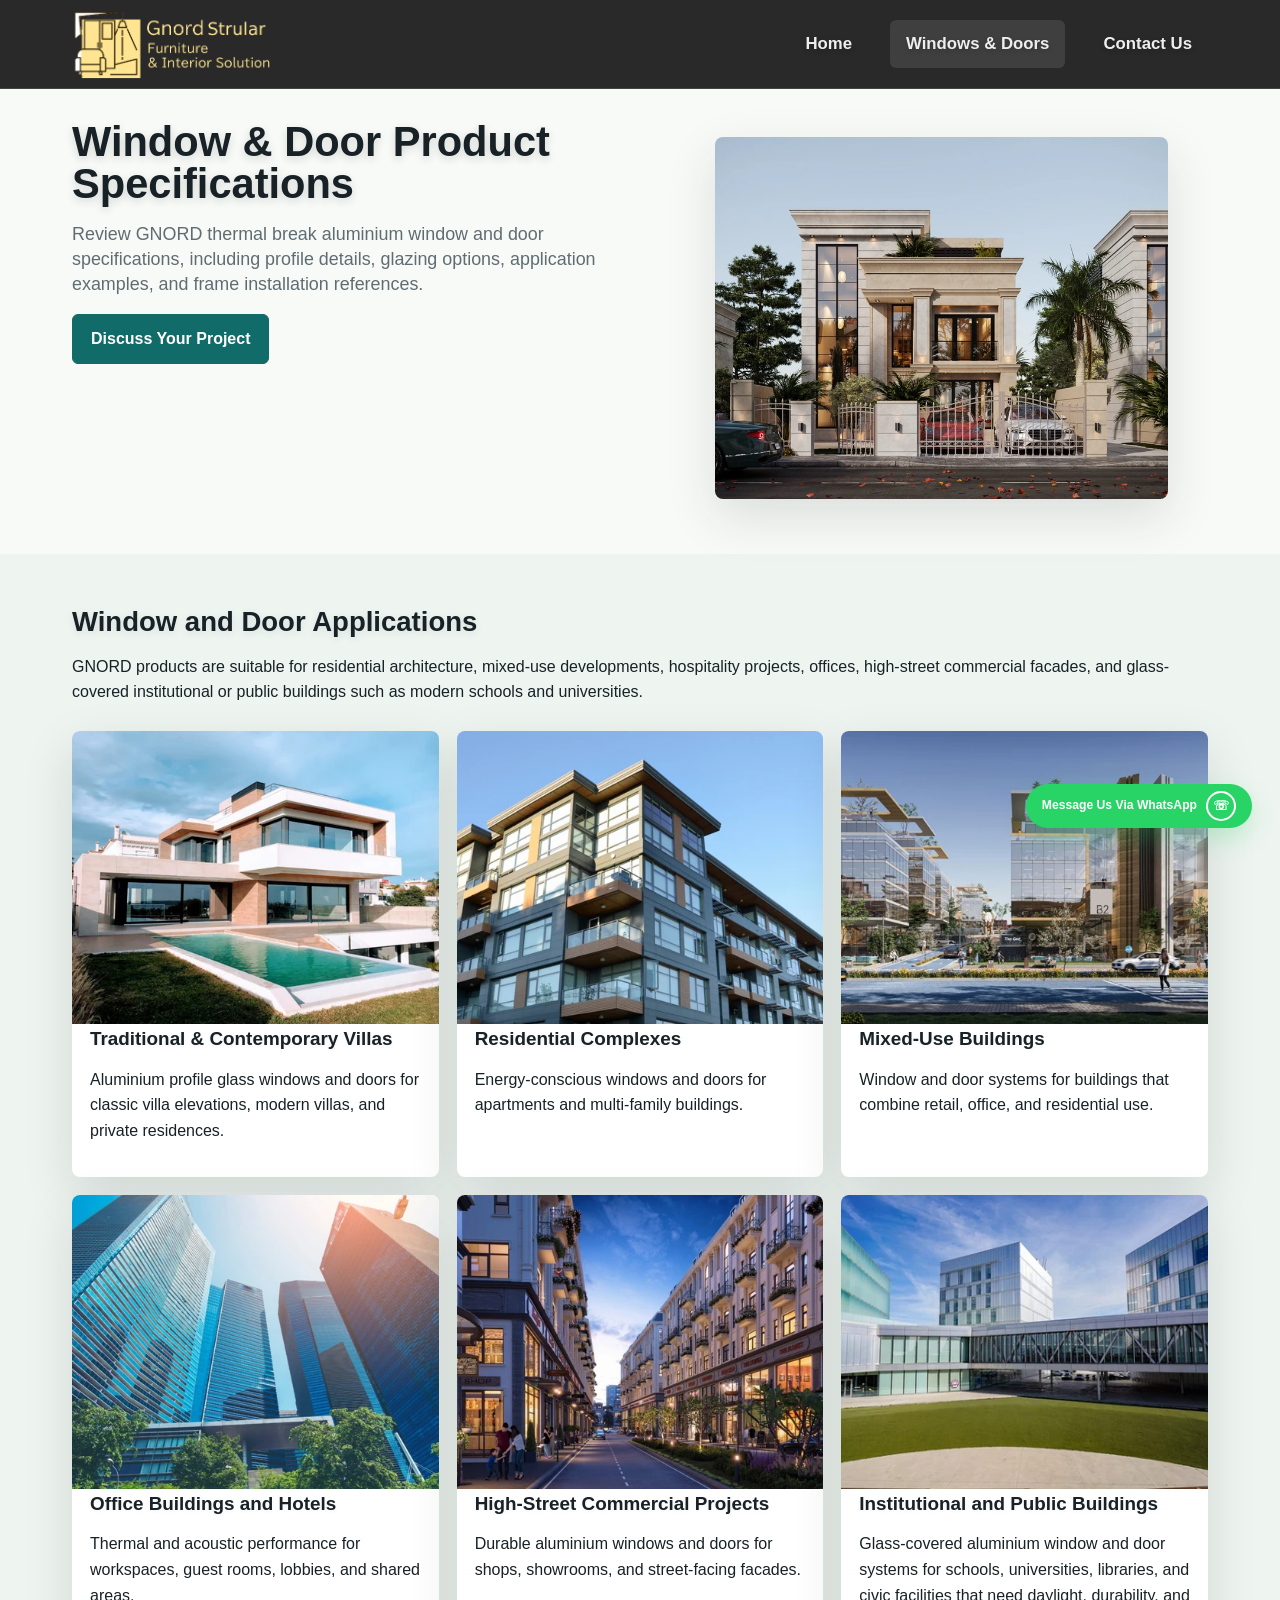
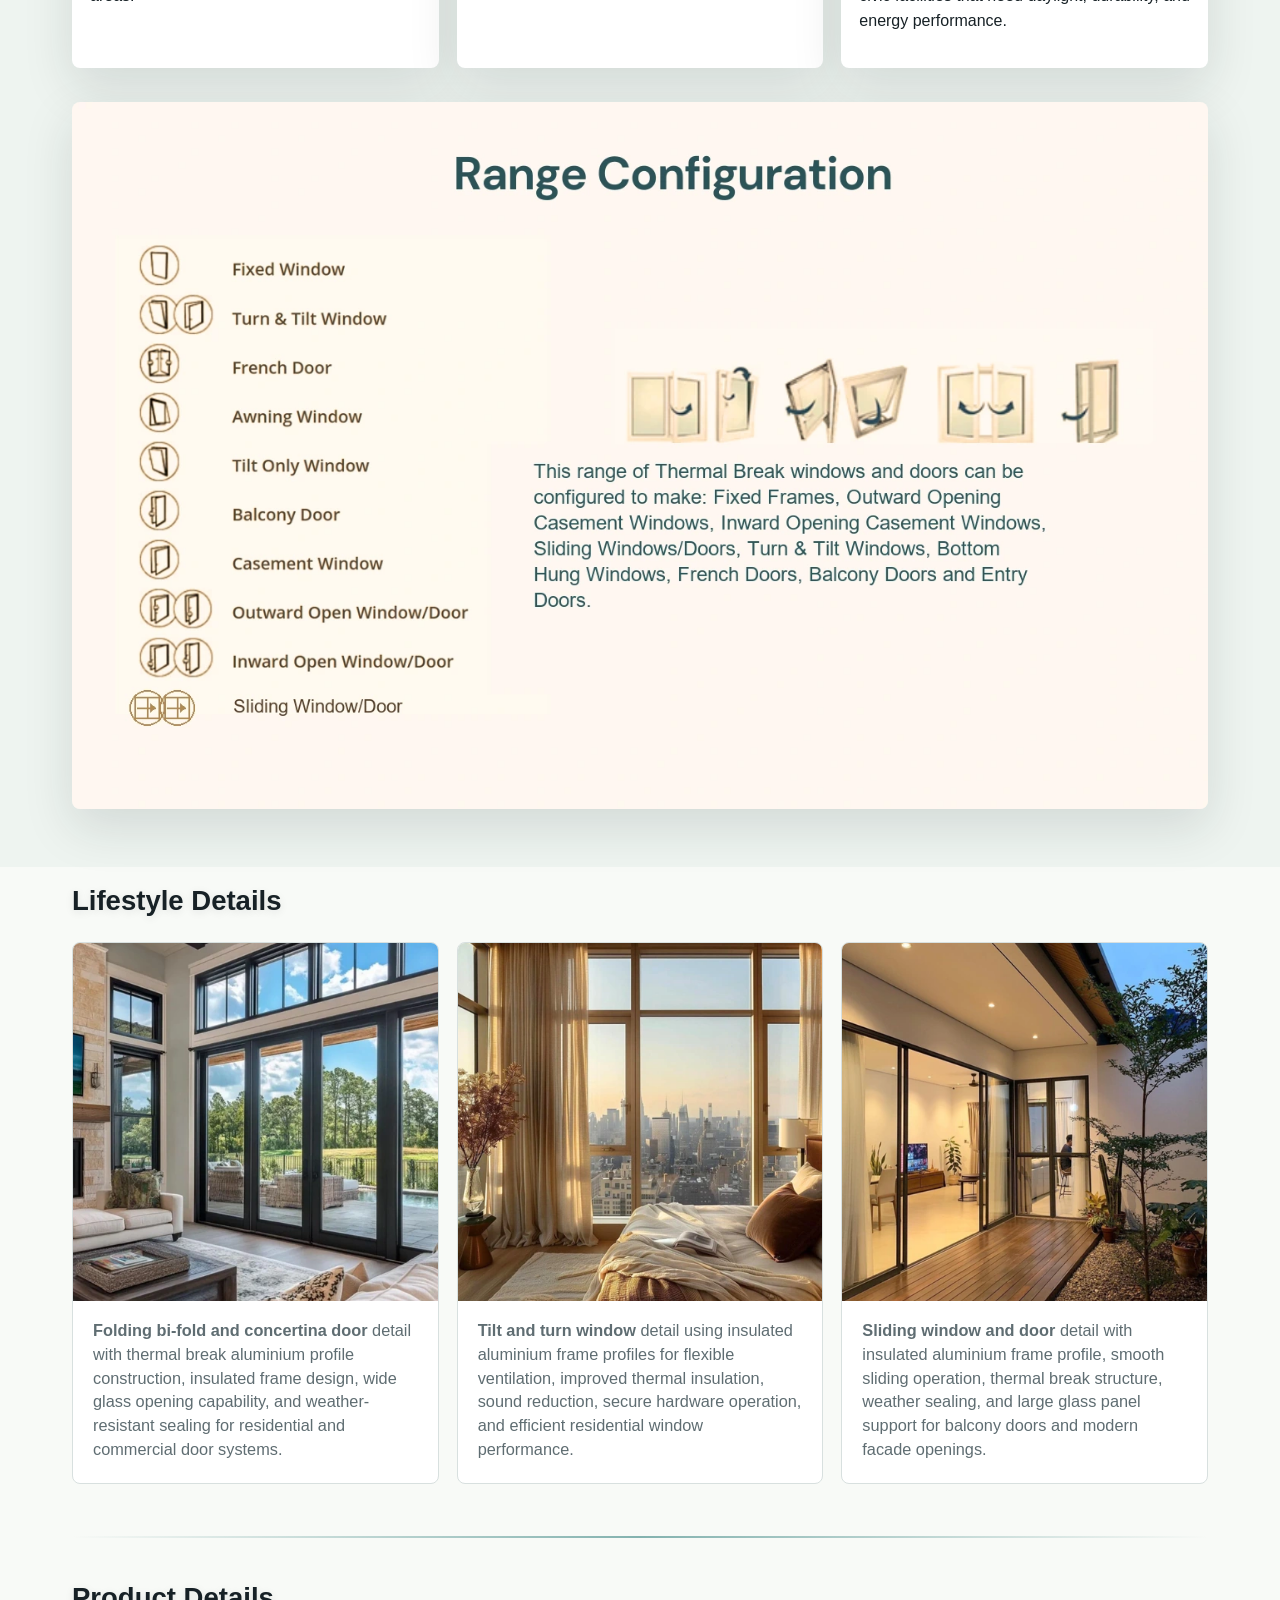
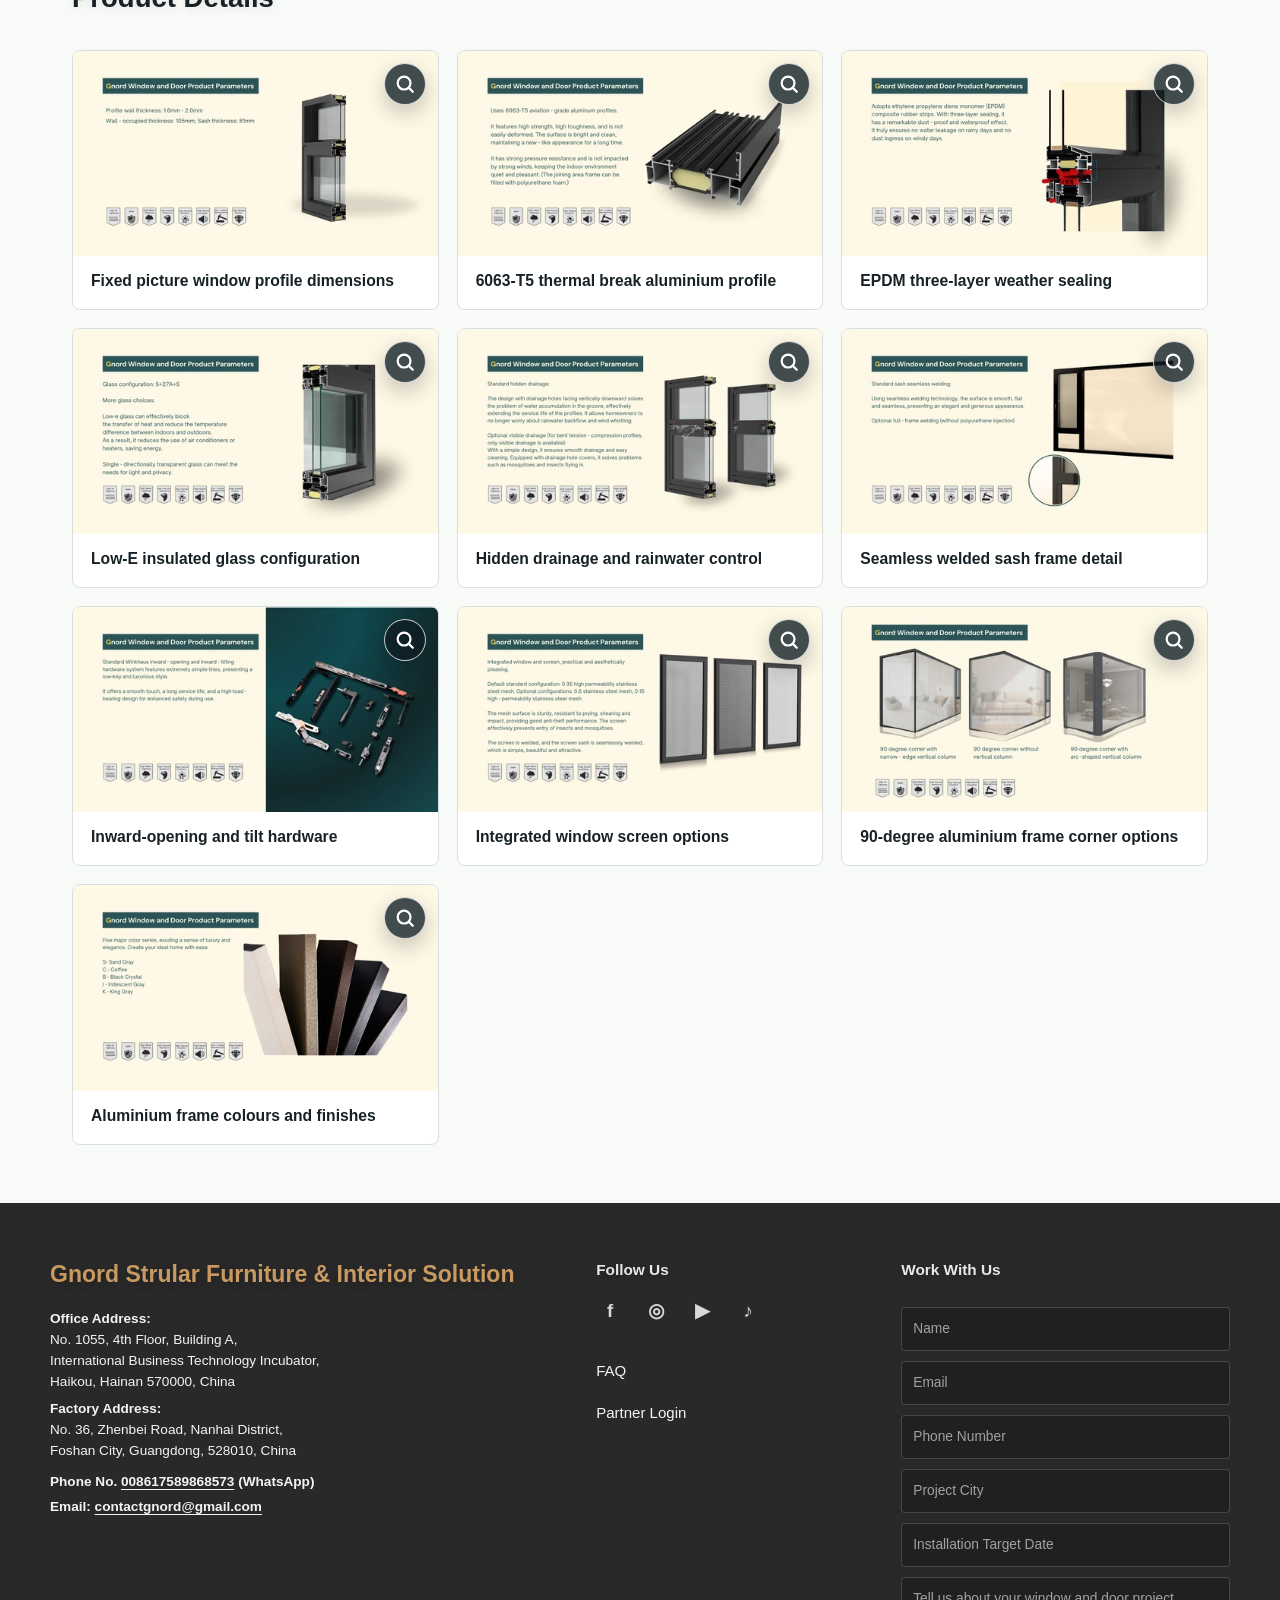
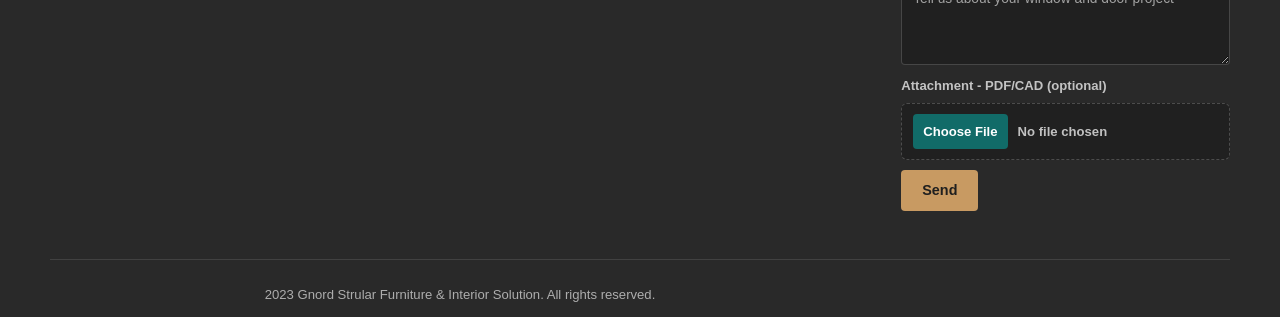
<file: windows-doors/index.html>
<!doctype html>
<html lang="en">
  <head>
    <meta charset="utf-8">
    <meta name="viewport" content="width=device-width, initial-scale=1">
    <title>Window &amp; Door Product Specifications | GNORD Windows</title>
    <meta name="description" content="Review GNORD windows and doors product specifications for thermal break aluminium profile systems, glazing, frame details, residential projects, commercial buildings, hotels, and villas.">
    <link rel="canonical" href="https://gnordwindows.com/windows-doors/">
    <meta property="og:title" content="Window &amp; Door Product Specifications | GNORD Windows">
    <meta property="og:description" content="Product specifications for GNORD thermal break aluminium windows and doors for residential and commercial applications.">
    <meta property="og:type" content="website">
    <meta property="og:url" content="https://gnordwindows.com/windows-doors/">
    <meta property="og:image" content="https://gnordwindows.com/assets/images/thermal-barrier-windows-doors-applications.png">
    <link rel="stylesheet" href="/assets/css/styles.css?v=20260622-8">
    <script type="application/ld+json">
      {
        "@context": "https://schema.org",
        "@type": "CollectionPage",
        "name": "Window & Door Product Specifications",
        "url": "https://gnordwindows.com/windows-doors/",
        "about": "Thermal break aluminium windows and doors product specifications, glazing details, frame profiles, applications, and installation examples"
      }
    </script>
  </head>
  <body>
    <a class="skip-link" href="#main">Skip to content</a>
    <header class="site-header">
      <nav class="nav" aria-label="Main navigation">
        <a class="brand" href="/"><img src="/assets/images/gnord-strular-furniture-interior-logo-yellow-text.png" alt="Gnord Strular Furniture and Interior Solution logo" width="451" height="150"></a>
        <button class="nav-toggle" type="button" aria-expanded="false" aria-controls="nav-links">Menu</button>
        <div class="nav-links" id="nav-links">
          <a href="/">Home</a>
          <a href="/windows-doors/" aria-current="page">Windows &amp; Doors</a>
          <a href="/contact/">Contact Us</a>
        </div>
      </nav>
    </header>

    <main id="main">
      <section class="page-hero">
        <div>
          <h1>Window &amp; Door Product Specifications</h1>
          <p>Review GNORD thermal break aluminium window and door specifications, including profile details, glazing options, application examples, and frame installation references.</p>
          <a class="button primary" href="/contact/">Discuss Your Project</a>
        </div>
        <figure>
          <img src="/assets/images/thermal-barrier-windows-doors-applications.webp" srcset="/assets/images/thermal-barrier-windows-doors-applications-480.webp 480w, /assets/images/thermal-barrier-windows-doors-applications-768.webp 768w, /assets/images/thermal-barrier-windows-doors-applications.webp 1350w" sizes="(max-width: 680px) calc(100vw - 32px), (max-width: 920px) calc(100vw - 44px), (max-width: 1180px) calc((100vw - 86px) * 0.49), 533px" fetchpriority="high" alt="Thermal barrier aluminium windows and doors for residential and commercial applications" width="1350" height="1080">
        </figure>
      </section>

      <section class="section muted applications-section">
        <div class="section-heading applications-heading">
          <h2>Window and Door Applications</h2>
          <p>GNORD products are suitable for residential architecture, mixed-use developments, hospitality projects, offices, high-street commercial facades, and glass-covered institutional or public buildings such as modern schools and universities.</p>
        </div>
        <div class="product-grid">
          <article>
            <img src="/assets/images/mixed-use-building-aluminium-windows-doors.webp" srcset="/assets/images/mixed-use-building-aluminium-windows-doors-480.webp 480w, /assets/images/mixed-use-building-aluminium-windows-doors-768.webp 768w, /assets/images/mixed-use-building-aluminium-windows-doors.webp 1024w" sizes="(max-width: 680px) calc(100vw - 32px), (max-width: 920px) calc(50vw - 31px), (max-width: 1180px) calc((100vw - 80px) / 3), 367px" loading="lazy" decoding="async" alt="Traditional and contemporary villa with thermal break aluminium windows and doors" width="1024" height="819">
            <h3>Traditional &amp; Contemporary Villas</h3>
            <p>Aluminium profile glass windows and doors for classic villa elevations, modern villas, and private residences.</p>
          </article>
          <article>
            <img src="/assets/images/contemporary-villa-window-door-systems.webp" srcset="/assets/images/contemporary-villa-window-door-systems-480.webp 480w, /assets/images/contemporary-villa-window-door-systems-768.webp 768w, /assets/images/contemporary-villa-window-door-systems.webp 1024w" sizes="(max-width: 680px) calc(100vw - 32px), (max-width: 920px) calc(50vw - 31px), (max-width: 1180px) calc((100vw - 80px) / 3), 367px" loading="lazy" decoding="async" alt="Residential complex with thermal break aluminium windows" width="1024" height="819">
            <h3>Residential Complexes</h3>
            <p>Energy-conscious windows and doors for apartments and multi-family buildings.</p>
          </article>
          <article>
            <img src="/assets/images/traditional-villa-thermal-break-windows.webp" srcset="/assets/images/traditional-villa-thermal-break-windows-480.webp 480w, /assets/images/traditional-villa-thermal-break-windows-768.webp 768w, /assets/images/traditional-villa-thermal-break-windows.webp 1024w" sizes="(max-width: 680px) calc(100vw - 32px), (max-width: 920px) calc(50vw - 31px), (max-width: 1180px) calc((100vw - 80px) / 3), 367px" loading="lazy" decoding="async" alt="Mixed-use building with aluminium windows and doors" width="1024" height="819">
            <h3>Mixed-Use Buildings</h3>
            <p>Window and door systems for buildings that combine retail, office, and residential use.</p>
          </article>
          <article>
            <img src="/assets/images/residential-complex-thermal-break-windows.webp" srcset="/assets/images/residential-complex-thermal-break-windows-480.webp 480w, /assets/images/residential-complex-thermal-break-windows-768.webp 768w, /assets/images/residential-complex-thermal-break-windows.webp 1024w" sizes="(max-width: 680px) calc(100vw - 32px), (max-width: 920px) calc(50vw - 31px), (max-width: 1180px) calc((100vw - 80px) / 3), 367px" loading="lazy" decoding="async" alt="Office and hotel aluminium window and door systems" width="1024" height="819">
            <h3>Office Buildings and Hotels</h3>
            <p>Thermal and acoustic performance for workspaces, guest rooms, lobbies, and shared areas.</p>
          </article>
          <article>
            <img src="/assets/images/office-hotel-aluminium-window-door-systems.webp" srcset="/assets/images/office-hotel-aluminium-window-door-systems-480.webp 480w, /assets/images/office-hotel-aluminium-window-door-systems-768.webp 768w, /assets/images/office-hotel-aluminium-window-door-systems.webp 1024w" sizes="(max-width: 680px) calc(100vw - 32px), (max-width: 920px) calc(50vw - 31px), (max-width: 1180px) calc((100vw - 80px) / 3), 367px" loading="lazy" decoding="async" alt="High-street commercial aluminium window and door systems" width="1024" height="819">
            <h3>High-Street Commercial Projects</h3>
            <p>Durable aluminium windows and doors for shops, showrooms, and street-facing facades.</p>
          </article>
          <article>
            <img src="/assets/images/institutional-public-building-glass-windows-doors.webp" srcset="/assets/images/institutional-public-building-glass-windows-doors-480.webp 480w, /assets/images/institutional-public-building-glass-windows-doors-768.webp 768w, /assets/images/institutional-public-building-glass-windows-doors-1200.webp 1200w, /assets/images/institutional-public-building-glass-windows-doors.webp 1536w" sizes="(max-width: 680px) calc(100vw - 32px), (max-width: 920px) calc(50vw - 31px), (max-width: 1180px) calc((100vw - 80px) / 3), 367px" loading="lazy" decoding="async" alt="Modern school or university building with glass-covered aluminium window and door systems" width="1536" height="1024">
            <h3>Institutional and Public Buildings</h3>
            <p>Glass-covered aluminium window and door systems for schools, universities, libraries, and civic facilities that need daylight, durability, and energy performance.</p>
          </article>
        </div>
        <figure class="range-configuration-image">
          <img src="/assets/images/range-configuration-sliding-window-door-systems-v2.webp" srcset="/assets/images/range-configuration-sliding-window-door-systems-v2-480.webp 480w, /assets/images/range-configuration-sliding-window-door-systems-v2-768.webp 768w, /assets/images/range-configuration-sliding-window-door-systems-v2.webp 1366w" sizes="(max-width: 680px) calc(100vw - 32px), (max-width: 1180px) calc(100vw - 44px), 1136px" loading="lazy" decoding="async" alt="Range configuration for thermal break aluminium windows and doors including fixed window sliding window or door turn and tilt window French door awning window balcony door casement window and inward or outward opening windows and doors" width="1366" height="850">
        </figure>
      </section>

      <section class="section product-details-section">
        <div class="section-heading">
          <h2>Lifestyle Details</h2>
        </div>
        <div class="detail-grid">
          <figure class="keep-visible-caption"><img src="/assets/images/casement-window-detail-thermal-break-profile.webp" srcset="/assets/images/casement-window-detail-thermal-break-profile-480.webp 480w, /assets/images/casement-window-detail-thermal-break-profile.webp 790w" sizes="(max-width: 680px) calc(100vw - 32px), (max-width: 920px) calc(50vw - 31px), (max-width: 1180px) calc((100vw - 80px) / 3), 367px" loading="lazy" decoding="async" alt="Folding bi-fold concertina doors with thermal break aluminium profile" width="790" height="1024"><figcaption><strong>Folding bi-fold and concertina door</strong> detail with thermal break aluminium profile construction, insulated frame design, wide glass opening capability, and weather-resistant sealing for residential and commercial door systems.</figcaption></figure>
          <figure class="keep-visible-caption"><img src="/assets/images/sliding-window-detail-thermal-break-profile.webp" srcset="/assets/images/sliding-window-detail-thermal-break-profile-480.webp 480w, /assets/images/sliding-window-detail-thermal-break-profile.webp 790w" sizes="(max-width: 680px) calc(100vw - 32px), (max-width: 920px) calc(50vw - 31px), (max-width: 1180px) calc((100vw - 80px) / 3), 367px" loading="lazy" decoding="async" alt="Tilt and turn window detail with thermal break aluminium profile" width="790" height="1024"><figcaption><strong>Tilt and turn window</strong> detail using insulated aluminium frame profiles for flexible ventilation, improved thermal insulation, sound reduction, secure hardware operation, and efficient residential window performance.</figcaption></figure>
          <figure class="keep-visible-caption"><img src="/assets/images/tilt-turn-window-detail-thermal-break-profile.webp" srcset="/assets/images/tilt-turn-window-detail-thermal-break-profile-480.webp 480w, /assets/images/tilt-turn-window-detail-thermal-break-profile.webp 790w" sizes="(max-width: 680px) calc(100vw - 32px), (max-width: 920px) calc(50vw - 31px), (max-width: 1180px) calc((100vw - 80px) / 3), 367px" loading="lazy" decoding="async" alt="Sliding window detail with thermal break aluminium profile" width="790" height="1024"><figcaption><strong>Sliding window and door</strong> detail with insulated aluminium frame profile, smooth sliding operation, thermal break structure, weather sealing, and large glass panel support for balcony doors and modern facade openings.</figcaption></figure>
          <div class="product-detail-set-break" aria-hidden="true"></div>
          <div class="product-detail-group-heading" id="product-details">
            <h2>Product Details</h2>
          </div>
          <figure class="visible-short-caption"><img src="/assets/images/fixed-picture-window-detail-thermal-break-profile.webp" srcset="/assets/images/fixed-picture-window-detail-thermal-break-profile-480.webp 480w, /assets/images/fixed-picture-window-detail-thermal-break-profile-768.webp 768w, /assets/images/fixed-picture-window-detail-thermal-break-profile.webp 1366w" sizes="(max-width: 680px) calc(100vw - 32px), (max-width: 920px) calc(50vw - 31px), (max-width: 1180px) calc((100vw - 80px) / 3), 367px" loading="lazy" decoding="async" alt="Fixed picture window detail with thermal break aluminium profile" width="1366" height="768"><figcaption><strong>Fixed picture window profile dimensions</strong><span class="seo-caption-text">Fixed picture window product parameters with profile wall thickness of 1.6 mm to 2.0 mm, wall-occupied thickness around 105 mm, sash thickness around 81 mm, large glass area support, and thermal break aluminium performance.</span></figcaption></figure>
          <figure class="visible-short-caption"><img src="/assets/images/aluminium-door-detail-thermal-break-profile.webp" srcset="/assets/images/aluminium-door-detail-thermal-break-profile-480.webp 480w, /assets/images/aluminium-door-detail-thermal-break-profile-768.webp 768w, /assets/images/aluminium-door-detail-thermal-break-profile.webp 1366w" sizes="(max-width: 680px) calc(100vw - 32px), (max-width: 920px) calc(50vw - 31px), (max-width: 1180px) calc((100vw - 80px) / 3), 367px" loading="lazy" decoding="async" alt="Aluminium door detail with thermal break profile" width="1366" height="768"><figcaption><strong>6063-T5 thermal break aluminium profile</strong><span class="seo-caption-text">Aluminium door product parameters using 6063-T5 aviation-grade aluminium profiles, high-strength thermal break profile construction, pressure resistance, bright clean surface finish, durable appearance, and polyurethane foam joining area options.</span></figcaption></figure>
          <figure class="visible-short-caption"><img src="/assets/images/villa-window-installation-example.webp" srcset="/assets/images/villa-window-installation-example-480.webp 480w, /assets/images/villa-window-installation-example-768.webp 768w, /assets/images/villa-window-installation-example.webp 1366w" sizes="(max-width: 680px) calc(100vw - 32px), (max-width: 920px) calc(50vw - 31px), (max-width: 1180px) calc((100vw - 80px) / 3), 367px" loading="lazy" decoding="async" alt="Villa window installation example with aluminium frames" width="1366" height="768"><figcaption><strong>EPDM three-layer weather sealing</strong><span class="seo-caption-text">Villa window installation detail with EPDM composite rubber sealing strips, three-layer sealing, waterproof and rainproof performance, reduced air leakage, reduced dust ingress, and thermal break aluminium frame installation.</span></figcaption></figure>
          <figure class="visible-short-caption"><img src="/assets/images/residential-window-installation-example.webp" srcset="/assets/images/residential-window-installation-example-480.webp 480w, /assets/images/residential-window-installation-example-768.webp 768w, /assets/images/residential-window-installation-example.webp 1366w" sizes="(max-width: 680px) calc(100vw - 32px), (max-width: 920px) calc(50vw - 31px), (max-width: 1180px) calc((100vw - 80px) / 3), 367px" loading="lazy" decoding="async" alt="Residential window installation example with aluminium glazing" width="1366" height="768"><figcaption><strong>Low-E insulated glass configuration</strong><span class="seo-caption-text">Residential window installation detail with glass configuration options including 5+27A+5, low-e glass for heat transfer control, reduced air-conditioning demand, transparent glass choices, and thermal break aluminium window glazing.</span></figcaption></figure>
          <figure class="visible-short-caption"><img src="/assets/images/commercial-window-installation-example.webp" srcset="/assets/images/commercial-window-installation-example-480.webp 480w, /assets/images/commercial-window-installation-example-768.webp 768w, /assets/images/commercial-window-installation-example.webp 1366w" sizes="(max-width: 680px) calc(100vw - 32px), (max-width: 920px) calc(50vw - 31px), (max-width: 1180px) calc((100vw - 80px) / 3), 367px" loading="lazy" decoding="async" alt="Commercial window installation example with aluminium glass facade" width="1366" height="768"><figcaption><strong>Hidden drainage and rainwater control</strong><span class="seo-caption-text">Commercial window installation detail with standard hidden drainage, vertical drainage holes, concealed water discharge, rainwater backflow prevention, visible drainage options, smooth drainage, and mosquito or insect resistance features.</span></figcaption></figure>
          <figure class="visible-short-caption"><img src="/assets/images/balcony-door-window-installation-example.webp" srcset="/assets/images/balcony-door-window-installation-example-480.webp 480w, /assets/images/balcony-door-window-installation-example-768.webp 768w, /assets/images/balcony-door-window-installation-example.webp 1366w" sizes="(max-width: 680px) calc(100vw - 32px), (max-width: 920px) calc(50vw - 31px), (max-width: 1180px) calc((100vw - 80px) / 3), 367px" loading="lazy" decoding="async" alt="Balcony door and window installation example" width="1366" height="768"><figcaption><strong>Seamless welded sash frame detail</strong><span class="seo-caption-text">Balcony door and window installation detail with standard sash seamless welding, smooth flat surface finish, durable appearance, optional full-frame welding without polyurethane injection, and clean thermal break aluminium construction.</span></figcaption></figure>
          <figure class="visible-short-caption"><img src="/assets/images/large-glass-window-installation-example.webp" srcset="/assets/images/large-glass-window-installation-example-480.webp 480w, /assets/images/large-glass-window-installation-example-768.webp 768w, /assets/images/large-glass-window-installation-example.webp 1366w" sizes="(max-width: 680px) calc(100vw - 32px), (max-width: 920px) calc(50vw - 31px), (max-width: 1180px) calc((100vw - 80px) / 3), 367px" loading="lazy" decoding="async" alt="Large glass aluminium window installation example" width="1366" height="768"><figcaption><strong>Inward-opening and tilt hardware</strong><span class="seo-caption-text">Large glass window installation detail with inward-opening and inward-tilting hardware system, smooth touch operation, long service life, high-load bearing design, and enhanced safety for large thermal break window systems.</span></figcaption></figure>
          <figure class="visible-short-caption"><img src="/assets/images/modern-building-window-installation-example.webp" srcset="/assets/images/modern-building-window-installation-example-480.webp 480w, /assets/images/modern-building-window-installation-example-768.webp 768w, /assets/images/modern-building-window-installation-example.webp 1366w" sizes="(max-width: 680px) calc(100vw - 32px), (max-width: 920px) calc(50vw - 31px), (max-width: 1180px) calc((100vw - 80px) / 3), 367px" loading="lazy" decoding="async" alt="Modern building aluminium window installation example" width="1366" height="768"><figcaption><strong>Integrated window screen options</strong><span class="seo-caption-text">Modern building window installation detail with integrated window screen options, 0.35 high-permeability stainless steel mesh, optional 0.6 stainless steel mesh, resistant screen surface, anti-prying performance, and seamless screen sash welding.</span></figcaption></figure>
          <figure class="visible-short-caption"><img src="/assets/images/aluminium-window-frame-detail-example.webp" srcset="/assets/images/aluminium-window-frame-detail-example-480.webp 480w, /assets/images/aluminium-window-frame-detail-example-768.webp 768w, /assets/images/aluminium-window-frame-detail-example.webp 1366w" sizes="(max-width: 680px) calc(100vw - 32px), (max-width: 920px) calc(50vw - 31px), (max-width: 1180px) calc((100vw - 80px) / 3), 367px" loading="lazy" decoding="async" alt="Aluminium window frame detail example" width="1366" height="768"><figcaption><strong>90-degree aluminium frame corner options</strong><span class="seo-caption-text">Aluminium window frame detail showing 90-degree corner configurations with narrow-edge vertical column, no vertical column, and arc-shaped vertical column options for thermal break window and door frame design.</span></figcaption></figure>
          <figure class="visible-short-caption"><img src="/assets/images/thermal-break-window-hardware-detail-example.webp" srcset="/assets/images/thermal-break-window-hardware-detail-example-480.webp 480w, /assets/images/thermal-break-window-hardware-detail-example-768.webp 768w, /assets/images/thermal-break-window-hardware-detail-example.webp 1366w" sizes="(max-width: 680px) calc(100vw - 32px), (max-width: 920px) calc(50vw - 31px), (max-width: 1180px) calc((100vw - 80px) / 3), 367px" loading="lazy" decoding="async" alt="Thermal break window hardware detail example" width="1366" height="768"><figcaption><strong>Aluminium frame colours and finishes</strong><span class="seo-caption-text">Thermal break window hardware and colour detail with major frame colour options including S sand grey, C coffee, B black crystal, I iridescent grey, and K king gray for luxury aluminium window and door appearance.</span></figcaption></figure>
        </div>
      </section>
    </main>

    <footer class="site-footer">
      <div class="footer-grid">
        <div class="footer-contact">
          <h2>Gnord Strular Furniture &amp; Interior Solution</h2>
          <address>
            <strong>Office Address:</strong>
            No. 1055, 4th Floor, Building A,<br>
            International Business Technology Incubator,<br>
            Haikou, Hainan 570000, China<br>
            <strong>Factory Address:</strong>
            No. 36, Zhenbei Road, Nanhai District,<br>
            Foshan City, Guangdong, 528010, China<br>
            <span class="footer-contact-highlight">
              <span>Phone No. <a href="https://wa.me/8617589868573?text=Hello%20GNORD%20Windows%2C%20I%20would%20like%20to%20discuss%20a%20window%20and%20door%20project." target="_blank" rel="noopener">008617589868573</a> (WhatsApp)</span>
              <span>Email: <a href="mailto:contactgnord@gmail.com">contactgnord@gmail.com</a></span>
            </span>
          </address>
        </div>
        <div class="footer-links">
          <h2>Follow Us</h2>
          <div class="social-links" aria-label="Social links">
            <a href="#" aria-label="Facebook">f</a>
            <a href="#" aria-label="Instagram">◎</a>
            <a href="#" aria-label="YouTube">▶</a>
            <a href="#" aria-label="TikTok">♪</a>
          </div>
          <a class="footer-link" href="/faq/">FAQ</a>
          <a class="footer-link" href="#">Partner Login</a>
        </div>
        <form class="footer-form" action="mailto:contactgnord@gmail.com" method="post" enctype="text/plain">
          <h2>Work With Us</h2>
          <input name="name" aria-label="Name" placeholder="Name" required>
          <input name="email" aria-label="Email" type="email" placeholder="Email" required>
          <input name="phone" aria-label="Phone Number" type="tel" placeholder="Phone Number" required>
          <input name="project_city" aria-label="Project City" placeholder="Project City" required>
          <input name="installation_target_date" aria-label="Installation Target Date" placeholder="Installation Target Date" required>
          <textarea name="message" aria-label="Message" rows="3" placeholder="Tell us about your window and door project" required></textarea>
          <label class="file-upload-field">
            <span>Attachment - PDF/CAD (optional)</span>
            <input name="attachment" aria-label="Attachment - PDF/CAD optional" type="file" accept=".pdf,.dwg,.dxf">
          </label>
          <button type="submit">Send</button>
        </form>
      </div>
      <a class="whatsapp-cta" href="https://wa.me/8617589868573?text=Hello%20GNORD%20Windows%2C%20I%20would%20like%20to%20discuss%20a%20window%20and%20door%20project." target="_blank" rel="noopener">Message Us Via WhatsApp <span>☏</span></a>
      <p class="copyright">2023 Gnord Strular Furniture &amp; Interior Solution. All rights reserved.</p>
    </footer>
    <script src="/assets/js/main.js?v=20260621-1"></script>
  </body>
</html>
</file>
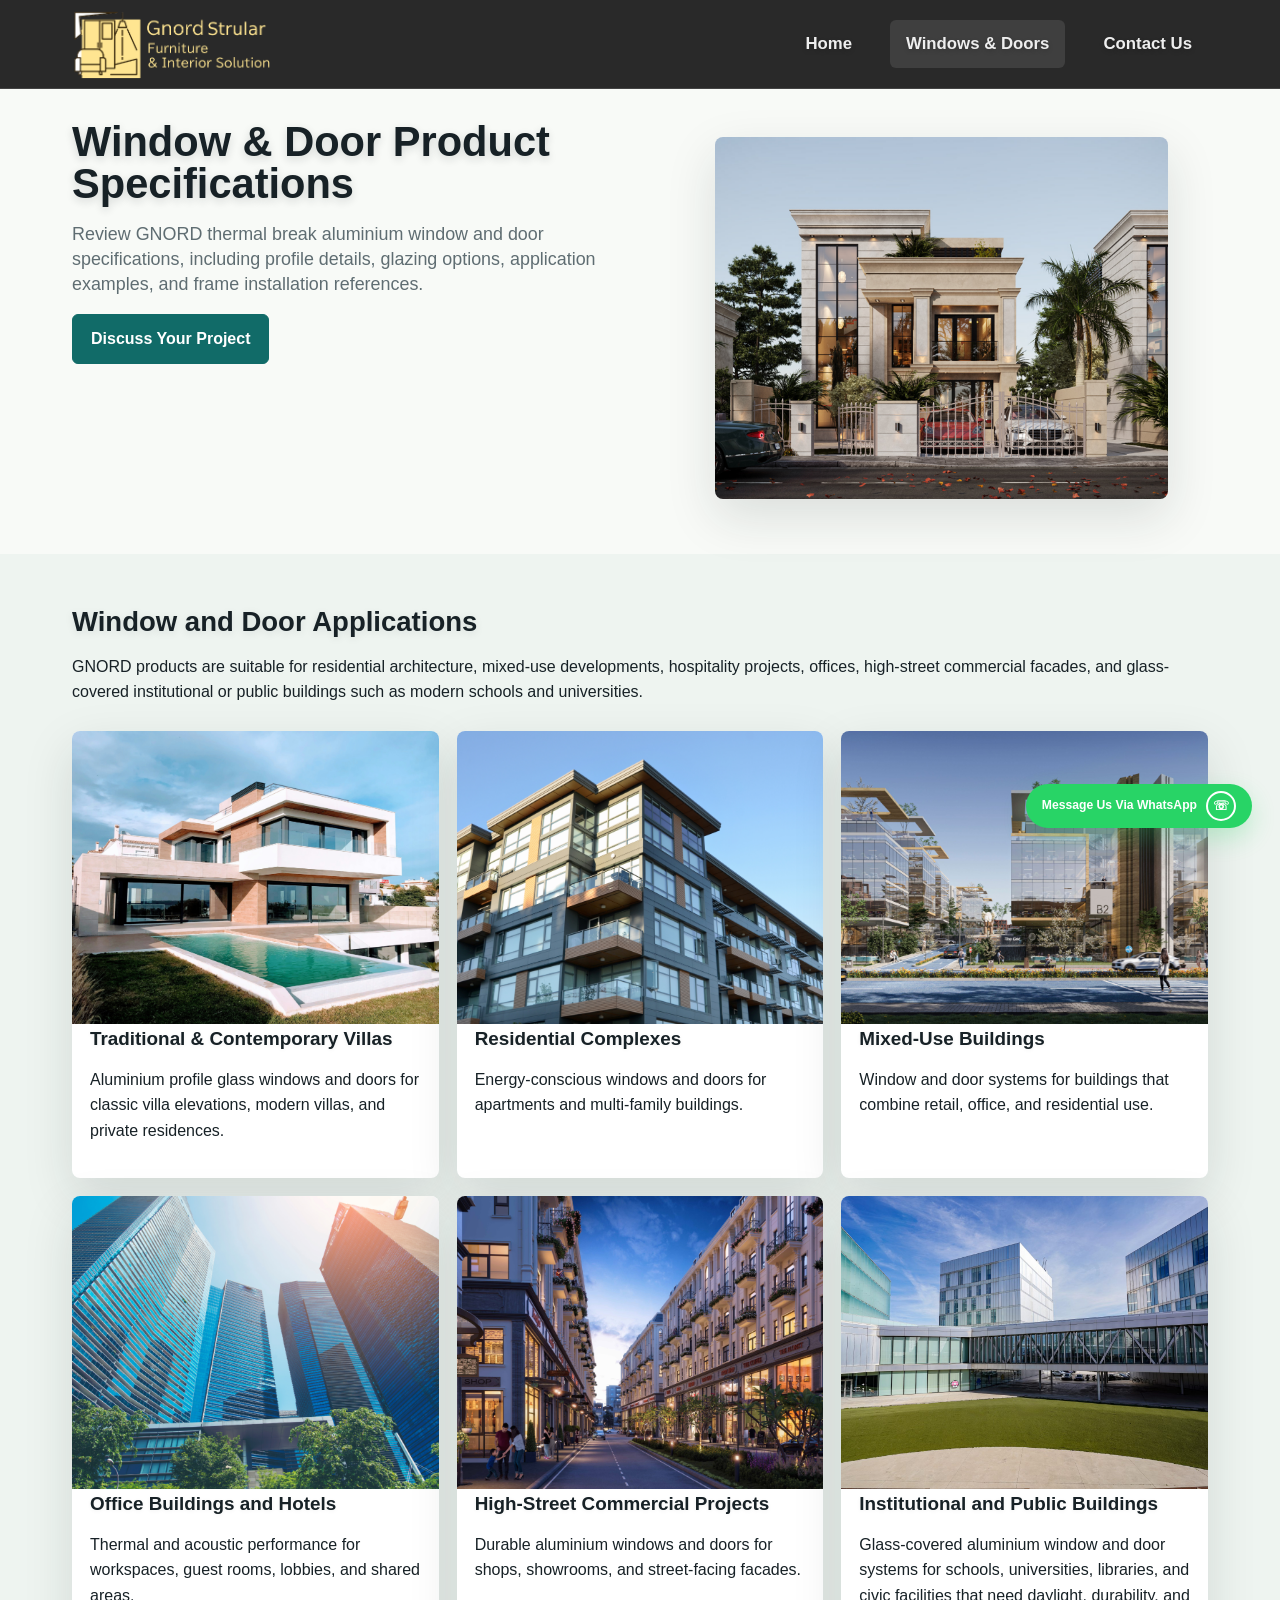
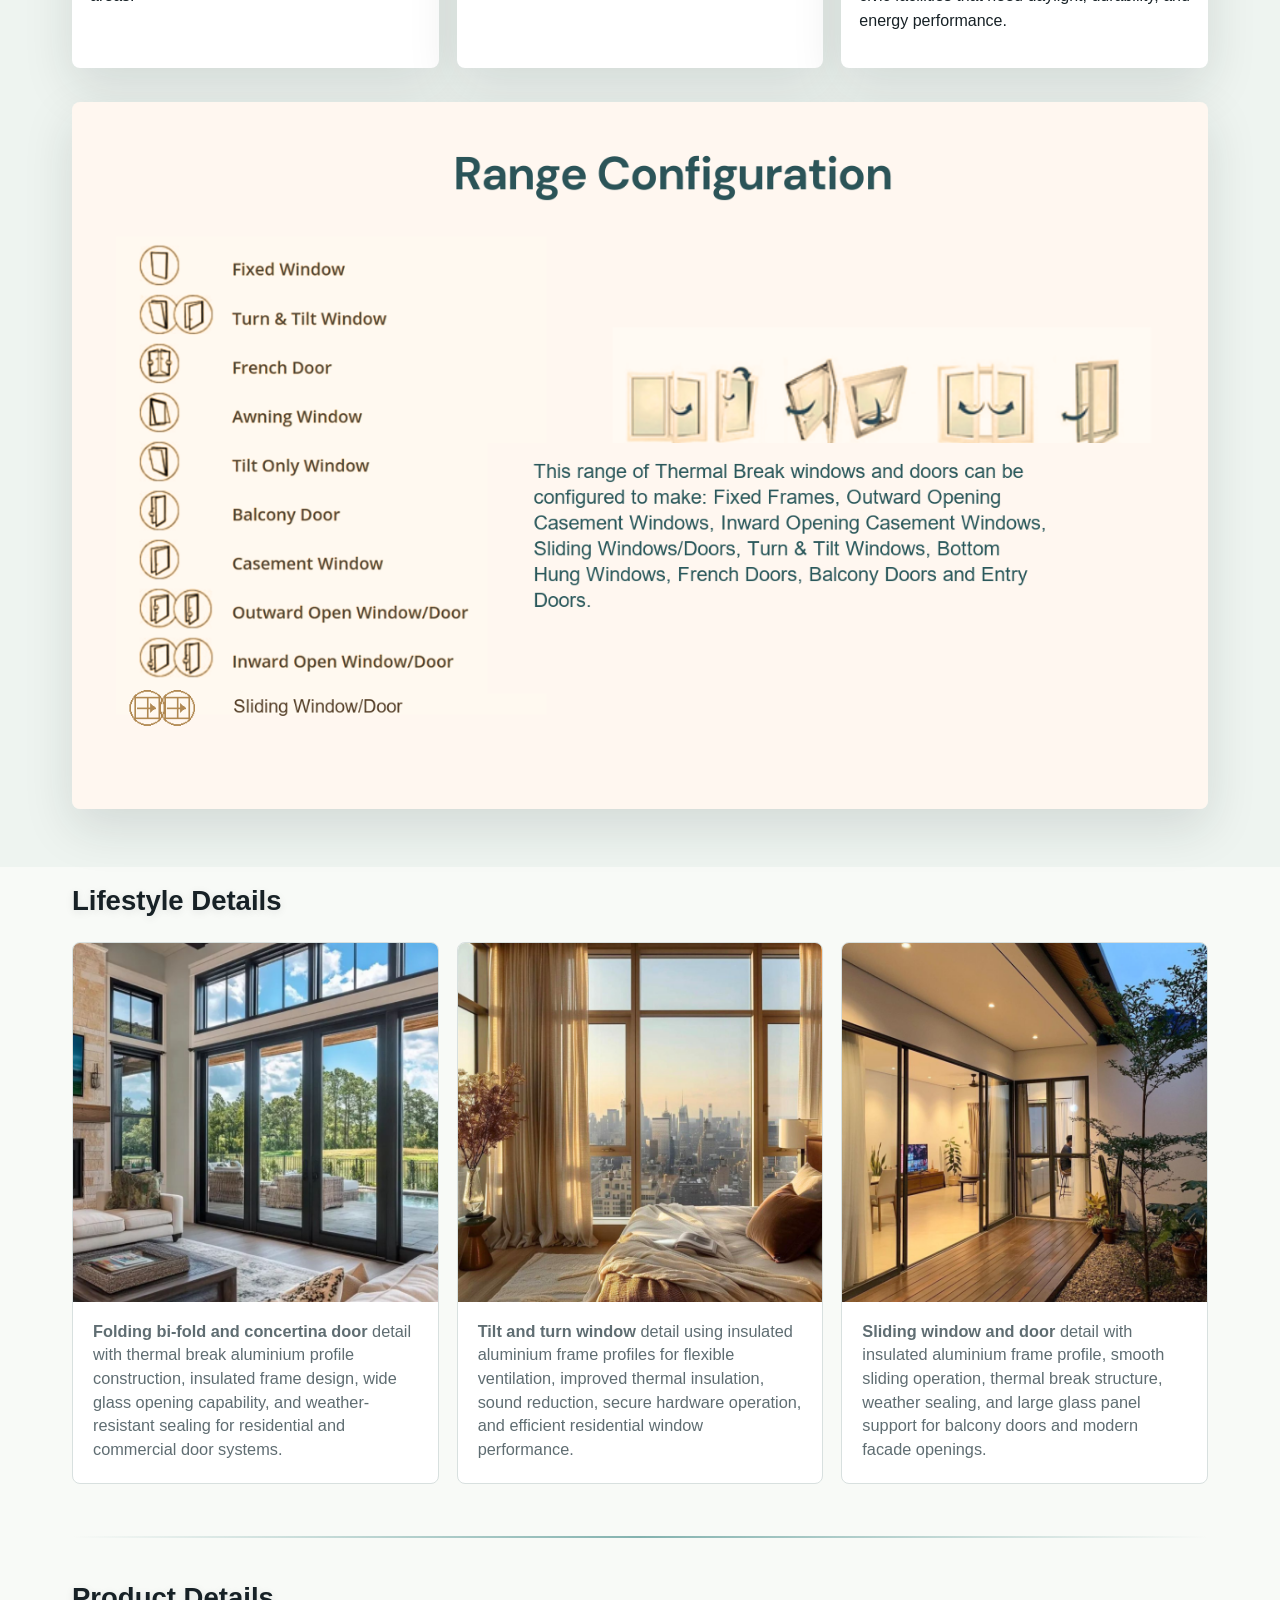
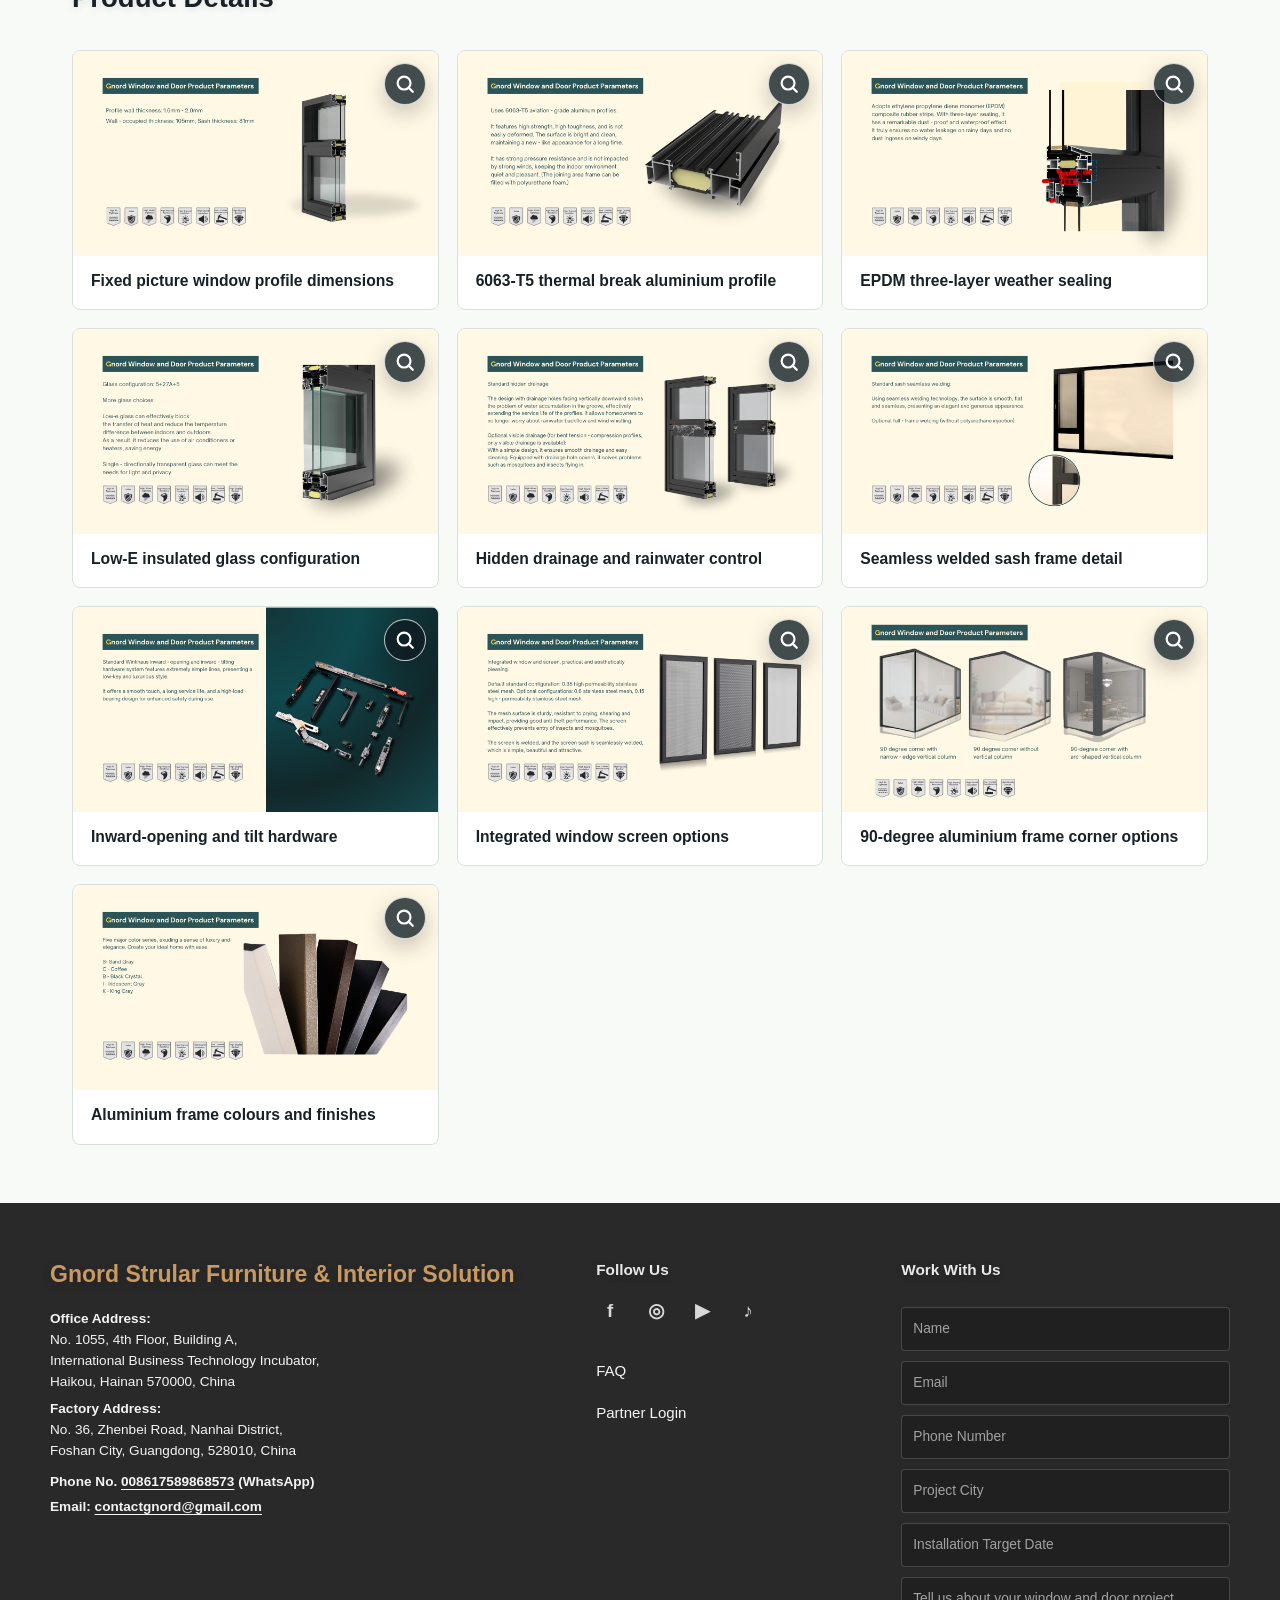
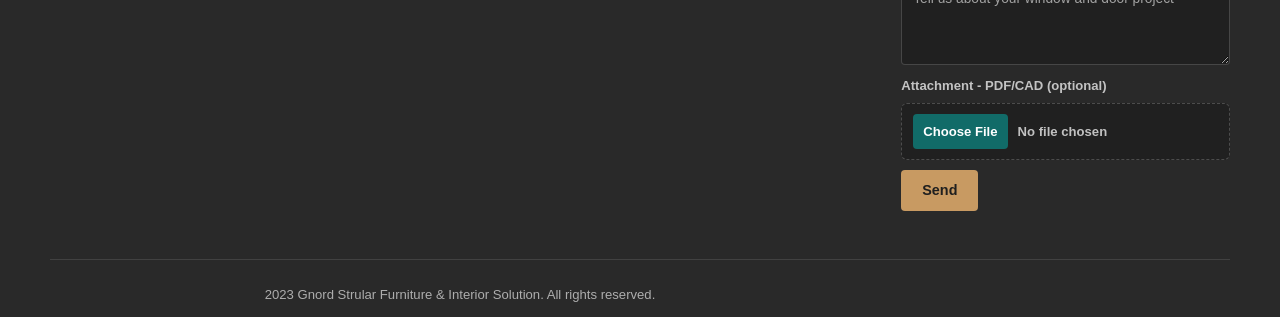
<file: Gnord window to Github 20260625/windows-doors/index.html>
<!doctype html>
<html lang="en">
  <head>
    <meta charset="utf-8">
    <meta name="viewport" content="width=device-width, initial-scale=1">
    <title>Window &amp; Door Product Specifications | GNORD Windows</title>
    <meta name="description" content="Review GNORD windows and doors product specifications for thermal break aluminium profile systems, glazing, frame details, residential projects, commercial buildings, hotels, and villas.">
    <link rel="canonical" href="https://gnordwindows.com/windows-doors/">
    <meta property="og:title" content="Window &amp; Door Product Specifications | GNORD Windows">
    <meta property="og:description" content="Product specifications for GNORD thermal break aluminium windows and doors for residential and commercial applications.">
    <meta property="og:type" content="website">
    <meta property="og:url" content="https://gnordwindows.com/windows-doors/">
    <meta property="og:image" content="https://gnordwindows.com/assets/images/thermal-barrier-windows-doors-applications.png">
    <link rel="stylesheet" href="/assets/css/styles.css?v=20260622-8">
    <script type="application/ld+json">
      {
        "@context": "https://schema.org",
        "@type": "CollectionPage",
        "name": "Window & Door Product Specifications",
        "url": "https://gnordwindows.com/windows-doors/",
        "about": "Thermal break aluminium windows and doors product specifications, glazing details, frame profiles, applications, and installation examples"
      }
    </script>
  </head>
  <body>
    <a class="skip-link" href="#main">Skip to content</a>
    <header class="site-header">
      <nav class="nav" aria-label="Main navigation">
        <a class="brand" href="/"><img src="/assets/images/gnord-strular-furniture-interior-logo-yellow-text.png" alt="Gnord Strular Furniture and Interior Solution logo" width="451" height="150"></a>
        <button class="nav-toggle" type="button" aria-expanded="false" aria-controls="nav-links">Menu</button>
        <div class="nav-links" id="nav-links">
          <a href="/">Home</a>
          <a href="/windows-doors/" aria-current="page">Windows &amp; Doors</a>
          <a href="/contact/">Contact Us</a>
        </div>
      </nav>
    </header>

    <main id="main">
      <section class="page-hero">
        <div>
          <h1>Window &amp; Door Product Specifications</h1>
          <p>Review GNORD thermal break aluminium window and door specifications, including profile details, glazing options, application examples, and frame installation references.</p>
          <a class="button primary" href="/contact/">Discuss Your Project</a>
        </div>
        <figure>
          <img src="/assets/images/thermal-barrier-windows-doors-applications.png" alt="Thermal barrier aluminium windows and doors for residential and commercial applications" width="1024" height="819">
        </figure>
      </section>

      <section class="section muted applications-section">
        <div class="section-heading applications-heading">
          <h2>Window and Door Applications</h2>
          <p>GNORD products are suitable for residential architecture, mixed-use developments, hospitality projects, offices, high-street commercial facades, and glass-covered institutional or public buildings such as modern schools and universities.</p>
        </div>
        <div class="product-grid">
          <article>
            <img src="/assets/images/mixed-use-building-aluminium-windows-doors.png" alt="Traditional and contemporary villa with thermal break aluminium windows and doors" width="1024" height="819">
            <h3>Traditional &amp; Contemporary Villas</h3>
            <p>Aluminium profile glass windows and doors for classic villa elevations, modern villas, and private residences.</p>
          </article>
          <article>
            <img src="/assets/images/contemporary-villa-window-door-systems.png" alt="Residential complex with thermal break aluminium windows" width="1024" height="819">
            <h3>Residential Complexes</h3>
            <p>Energy-conscious windows and doors for apartments and multi-family buildings.</p>
          </article>
          <article>
            <img src="/assets/images/traditional-villa-thermal-break-windows.png" alt="Mixed-use building with aluminium windows and doors" width="1024" height="819">
            <h3>Mixed-Use Buildings</h3>
            <p>Window and door systems for buildings that combine retail, office, and residential use.</p>
          </article>
          <article>
            <img src="/assets/images/residential-complex-thermal-break-windows.png" alt="Office and hotel aluminium window and door systems" width="1024" height="819">
            <h3>Office Buildings and Hotels</h3>
            <p>Thermal and acoustic performance for workspaces, guest rooms, lobbies, and shared areas.</p>
          </article>
          <article>
            <img src="/assets/images/office-hotel-aluminium-window-door-systems.png" alt="High-street commercial aluminium window and door systems" width="1024" height="819">
            <h3>High-Street Commercial Projects</h3>
            <p>Durable aluminium windows and doors for shops, showrooms, and street-facing facades.</p>
          </article>
          <article>
            <img src="/assets/images/institutional-public-building-glass-windows-doors.jpg" alt="Modern school or university building with glass-covered aluminium window and door systems" width="1536" height="1024">
            <h3>Institutional and Public Buildings</h3>
            <p>Glass-covered aluminium window and door systems for schools, universities, libraries, and civic facilities that need daylight, durability, and energy performance.</p>
          </article>
        </div>
        <figure class="range-configuration-image">
          <img src="/assets/images/range-configuration-sliding-window-door-systems-v2.png" alt="Range configuration for thermal break aluminium windows and doors including fixed window sliding window or door turn and tilt window French door awning window balcony door casement window and inward or outward opening windows and doors" width="1366" height="850">
        </figure>
      </section>

      <section class="section product-details-section">
        <div class="section-heading">
          <h2>Lifestyle Details</h2>
        </div>
        <div class="detail-grid">
          <figure class="keep-visible-caption"><img src="/assets/images/casement-window-detail-thermal-break-profile.png" alt="Folding bi-fold concertina doors with thermal break aluminium profile" width="790" height="1024"><figcaption><strong>Folding bi-fold and concertina door</strong> detail with thermal break aluminium profile construction, insulated frame design, wide glass opening capability, and weather-resistant sealing for residential and commercial door systems.</figcaption></figure>
          <figure class="keep-visible-caption"><img src="/assets/images/sliding-window-detail-thermal-break-profile.png" alt="Tilt and turn window detail with thermal break aluminium profile" width="790" height="1024"><figcaption><strong>Tilt and turn window</strong> detail using insulated aluminium frame profiles for flexible ventilation, improved thermal insulation, sound reduction, secure hardware operation, and efficient residential window performance.</figcaption></figure>
          <figure class="keep-visible-caption"><img src="/assets/images/tilt-turn-window-detail-thermal-break-profile.png" alt="Sliding window detail with thermal break aluminium profile" width="790" height="1024"><figcaption><strong>Sliding window and door</strong> detail with insulated aluminium frame profile, smooth sliding operation, thermal break structure, weather sealing, and large glass panel support for balcony doors and modern facade openings.</figcaption></figure>
          <div class="product-detail-set-break" aria-hidden="true"></div>
          <div class="product-detail-group-heading" id="product-details">
            <h2>Product Details</h2>
          </div>
          <figure class="visible-short-caption"><img src="/assets/images/fixed-picture-window-detail-thermal-break-profile.png" alt="Fixed picture window detail with thermal break aluminium profile" width="790" height="1024"><figcaption><strong>Fixed picture window profile dimensions</strong><span class="seo-caption-text">Fixed picture window product parameters with profile wall thickness of 1.6 mm to 2.0 mm, wall-occupied thickness around 105 mm, sash thickness around 81 mm, large glass area support, and thermal break aluminium performance.</span></figcaption></figure>
          <figure class="visible-short-caption"><img src="/assets/images/aluminium-door-detail-thermal-break-profile.png" alt="Aluminium door detail with thermal break profile" width="790" height="1024"><figcaption><strong>6063-T5 thermal break aluminium profile</strong><span class="seo-caption-text">Aluminium door product parameters using 6063-T5 aviation-grade aluminium profiles, high-strength thermal break profile construction, pressure resistance, bright clean surface finish, durable appearance, and polyurethane foam joining area options.</span></figcaption></figure>
          <figure class="visible-short-caption"><img src="/assets/images/villa-window-installation-example.png" alt="Villa window installation example with aluminium frames" width="1024" height="819"><figcaption><strong>EPDM three-layer weather sealing</strong><span class="seo-caption-text">Villa window installation detail with EPDM composite rubber sealing strips, three-layer sealing, waterproof and rainproof performance, reduced air leakage, reduced dust ingress, and thermal break aluminium frame installation.</span></figcaption></figure>
          <figure class="visible-short-caption"><img src="/assets/images/residential-window-installation-example.png" alt="Residential window installation example with aluminium glazing" width="1024" height="819"><figcaption><strong>Low-E insulated glass configuration</strong><span class="seo-caption-text">Residential window installation detail with glass configuration options including 5+27A+5, low-e glass for heat transfer control, reduced air-conditioning demand, transparent glass choices, and thermal break aluminium window glazing.</span></figcaption></figure>
          <figure class="visible-short-caption"><img src="/assets/images/commercial-window-installation-example.png" alt="Commercial window installation example with aluminium glass facade" width="1024" height="819"><figcaption><strong>Hidden drainage and rainwater control</strong><span class="seo-caption-text">Commercial window installation detail with standard hidden drainage, vertical drainage holes, concealed water discharge, rainwater backflow prevention, visible drainage options, smooth drainage, and mosquito or insect resistance features.</span></figcaption></figure>
          <figure class="visible-short-caption"><img src="/assets/images/balcony-door-window-installation-example.png" alt="Balcony door and window installation example" width="1024" height="819"><figcaption><strong>Seamless welded sash frame detail</strong><span class="seo-caption-text">Balcony door and window installation detail with standard sash seamless welding, smooth flat surface finish, durable appearance, optional full-frame welding without polyurethane injection, and clean thermal break aluminium construction.</span></figcaption></figure>
          <figure class="visible-short-caption"><img src="/assets/images/large-glass-window-installation-example.png" alt="Large glass aluminium window installation example" width="1024" height="819"><figcaption><strong>Inward-opening and tilt hardware</strong><span class="seo-caption-text">Large glass window installation detail with inward-opening and inward-tilting hardware system, smooth touch operation, long service life, high-load bearing design, and enhanced safety for large thermal break window systems.</span></figcaption></figure>
          <figure class="visible-short-caption"><img src="/assets/images/modern-building-window-installation-example.png" alt="Modern building aluminium window installation example" width="1024" height="819"><figcaption><strong>Integrated window screen options</strong><span class="seo-caption-text">Modern building window installation detail with integrated window screen options, 0.35 high-permeability stainless steel mesh, optional 0.6 stainless steel mesh, resistant screen surface, anti-prying performance, and seamless screen sash welding.</span></figcaption></figure>
          <figure class="visible-short-caption"><img src="/assets/images/aluminium-window-frame-detail-example.png" alt="Aluminium window frame detail example" width="1024" height="819"><figcaption><strong>90-degree aluminium frame corner options</strong><span class="seo-caption-text">Aluminium window frame detail showing 90-degree corner configurations with narrow-edge vertical column, no vertical column, and arc-shaped vertical column options for thermal break window and door frame design.</span></figcaption></figure>
          <figure class="visible-short-caption"><img src="/assets/images/thermal-break-window-hardware-detail-example.png" alt="Thermal break window hardware detail example" width="1024" height="819"><figcaption><strong>Aluminium frame colours and finishes</strong><span class="seo-caption-text">Thermal break window hardware and colour detail with major frame colour options including S sand grey, C coffee, B black crystal, I iridescent grey, and K king gray for luxury aluminium window and door appearance.</span></figcaption></figure>
        </div>
      </section>
    </main>

    <footer class="site-footer">
      <div class="footer-grid">
        <div class="footer-contact">
          <h2>Gnord Strular Furniture &amp; Interior Solution</h2>
          <address>
            <strong>Office Address:</strong>
            No. 1055, 4th Floor, Building A,<br>
            International Business Technology Incubator,<br>
            Haikou, Hainan 570000, China<br>
            <strong>Factory Address:</strong>
            No. 36, Zhenbei Road, Nanhai District,<br>
            Foshan City, Guangdong, 528010, China<br>
            <span class="footer-contact-highlight">
              <span>Phone No. <a href="https://wa.me/8617589868573?text=Hello%20GNORD%20Windows%2C%20I%20would%20like%20to%20discuss%20a%20window%20and%20door%20project." target="_blank" rel="noopener">008617589868573</a> (WhatsApp)</span>
              <span>Email: <a href="mailto:contactgnord@gmail.com">contactgnord@gmail.com</a></span>
            </span>
          </address>
        </div>
        <div class="footer-links">
          <h2>Follow Us</h2>
          <div class="social-links" aria-label="Social links">
            <a href="#" aria-label="Facebook">f</a>
            <a href="#" aria-label="Instagram">◎</a>
            <a href="#" aria-label="YouTube">▶</a>
            <a href="#" aria-label="TikTok">♪</a>
          </div>
          <a class="footer-link" href="/faq/">FAQ</a>
          <a class="footer-link" href="#">Partner Login</a>
        </div>
        <form class="footer-form" action="mailto:contactgnord@gmail.com" method="post" enctype="text/plain">
          <h2>Work With Us</h2>
          <input name="name" aria-label="Name" placeholder="Name" required>
          <input name="email" aria-label="Email" type="email" placeholder="Email" required>
          <input name="phone" aria-label="Phone Number" type="tel" placeholder="Phone Number" required>
          <input name="project_city" aria-label="Project City" placeholder="Project City" required>
          <input name="installation_target_date" aria-label="Installation Target Date" placeholder="Installation Target Date" required>
          <textarea name="message" aria-label="Message" rows="3" placeholder="Tell us about your window and door project" required></textarea>
          <label class="file-upload-field">
            <span>Attachment - PDF/CAD (optional)</span>
            <input name="attachment" aria-label="Attachment - PDF/CAD optional" type="file" accept=".pdf,.dwg,.dxf">
          </label>
          <button type="submit">Send</button>
        </form>
      </div>
      <a class="whatsapp-cta" href="https://wa.me/8617589868573?text=Hello%20GNORD%20Windows%2C%20I%20would%20like%20to%20discuss%20a%20window%20and%20door%20project." target="_blank" rel="noopener">Message Us Via WhatsApp <span>☏</span></a>
      <p class="copyright">2023 Gnord Strular Furniture &amp; Interior Solution. All rights reserved.</p>
    </footer>
    <script src="/assets/js/main.js?v=20260621-1"></script>
  </body>
</html>
</file>
<file: assets/css/styles.css>
:root {
  --ink: #172126;
  --muted: #5f6d72;
  --line: #d8e0df;
  --paper: #f8faf7;
  --soft: #eef4f0;
  --brand: #116b68;
  --brand-dark: #0d4442;
  --accent: #b9862c;
  --white: #ffffff;
  --shadow: 0 18px 50px rgba(20, 36, 38, 0.13);
}

* {
  box-sizing: border-box;
}

body {
  margin: 0;
  font-family: Arial, Helvetica, sans-serif;
  color: var(--ink);
  background: var(--paper);
  line-height: 1.6;
  letter-spacing: 0;
}

img {
  display: block;
  max-width: 100%;
  height: auto;
}

a {
  color: inherit;
}

.skip-link {
  position: absolute;
  left: 16px;
  top: -60px;
  z-index: 20;
  background: var(--brand-dark);
  color: var(--white);
  padding: 10px 14px;
}

.skip-link:focus {
  top: 16px;
}

.site-header {
  position: sticky;
  top: 0;
  z-index: 10;
  background: #292929;
  border-bottom: 1px solid rgba(255, 255, 255, 0.12);
  backdrop-filter: blur(14px);
}

.nav {
  max-width: 1180px;
  margin: 0 auto;
  min-height: 88px;
  padding: 7px 22px;
  display: flex;
  align-items: center;
  justify-content: space-between;
  gap: 20px;
}

.brand img {
  width: 215px;
  max-width: 46vw;
}

.nav-links {
  display: flex;
  gap: 22px;
  align-items: center;
}

.nav-links a {
  text-decoration: none;
  padding: 14px 16px;
  border-radius: 6px;
  font-weight: 700;
  font-size: 1.05rem;
  line-height: 1.2;
  letter-spacing: 0;
  color: #eeeeee;
  text-shadow: 0 2px 5px rgba(0, 0, 0, 0.18);
}

.nav-links a:hover,
.nav-links a[aria-current="page"] {
  background: rgba(255, 255, 255, 0.1);
}

.nav-toggle {
  display: none;
  border: 1px solid rgba(255, 255, 255, 0.26);
  background: transparent;
  color: #ffffff;
  border-radius: 6px;
  padding: 9px 12px;
  font-weight: 700;
}

.banner-slider {
  position: relative;
  width: 100%;
  height: clamp(357px, 35.7vw, 697px);
  overflow: hidden;
  background: #101010;
}

.banner-track,
.banner-slide {
  width: 100%;
  height: 100%;
}

.banner-slide {
  position: absolute;
  inset: 0;
  margin: 0;
  opacity: 0;
  transition: opacity 650ms ease;
}

.banner-slide.is-active {
  opacity: 1;
  z-index: 1;
}

.banner-slide img {
  width: 100%;
  height: 100%;
  object-fit: cover;
}

.banner-arrow {
  position: absolute;
  top: 50%;
  z-index: 3;
  transform: translateY(-50%);
  width: 72px;
  height: 92px;
  border: 0;
  background: rgba(0, 0, 0, 0.46);
  color: #ffffff;
  font-size: 2.6rem;
  line-height: 1;
  cursor: pointer;
}

.banner-arrow-prev {
  left: 0;
}

.banner-arrow-next {
  right: 0;
}

.banner-dots {
  position: absolute;
  left: 50%;
  bottom: 24px;
  z-index: 3;
  display: flex;
  gap: 12px;
  transform: translateX(-50%);
}

.banner-dots button {
  width: 16px;
  height: 16px;
  border: 0;
  border-radius: 50%;
  background: rgba(255, 255, 255, 0.55);
  cursor: pointer;
}

.banner-dots button.is-active {
  background: #ffffff;
}

.hero,
.page-hero {
  max-width: 1180px;
  margin: 0 auto;
  padding: 32px 22px 39px;
  display: grid;
  grid-template-columns: minmax(0, 1fr) minmax(360px, 0.95fr);
  gap: 42px;
  align-items: center;
}

.hero {
  padding-top: 38px;
  padding-bottom: 43px;
  align-items: start;
  background: var(--soft);
  box-shadow: 0 0 0 100vmax var(--soft);
  clip-path: inset(0 -100vmax);
}

.home-title-band {
  width: 100%;
  padding: 38px 32px 10px;
  display: grid;
  place-items: center;
  background: var(--soft);
}

.home-title-band h1 {
  width: fit-content;
  max-width: calc(100% - 96px);
  margin: 0;
  text-align: center;
  white-space: nowrap;
  font-size: clamp(2.1rem, 3.25vw, 3.55rem);
  line-height: 1;
  letter-spacing: 0;
  font-weight: 800;
  text-shadow: 0 3px 9px rgba(23, 33, 38, 0.16);
}

.hero h1,
.page-hero h1,
.contact-hero h1 {
  margin: 0 0 18px;
  font-size: clamp(2.45rem, 4.5vw, 5rem);
  line-height: 0.9;
  letter-spacing: 0;
  font-weight: 800;
  text-shadow: 0 3px 9px rgba(23, 33, 38, 0.16);
}

body:has(.applications-section) .page-hero h1 {
  font-size: clamp(2.1rem, 3.25vw, 3.55rem);
  line-height: 1;
}

body:has(.applications-section) .page-hero {
  align-items: start;
}

.hero .hero-secondary-title {
  margin: 0 0 18px;
  color: #1769aa;
  font-size: clamp(1.6rem, 2.15vw, 2.35rem);
  line-height: 1.14;
  letter-spacing: 0;
  font-weight: 750;
  text-shadow: 0 2px 7px rgba(23, 33, 38, 0.12);
}

.hero-media figcaption {
  padding: 12px 4px 0;
  color: var(--muted);
  font-size: 1rem;
  line-height: 1.35;
  text-align: center;
}

.hero-media {
  margin: 0;
  position: relative;
  width: 80%;
  justify-self: end;
}

.hero p,
.page-hero p,
.contact-hero p {
  font-size: 1.12rem;
  line-height: 1.38;
  color: var(--muted);
  max-width: 680px;
}

.eyebrow,
.section-label {
  margin: 0 0 10px;
  color: var(--accent);
  text-transform: uppercase;
  font-size: 0.78rem;
  font-weight: 700;
  letter-spacing: 0;
}

.actions {
  display: flex;
  flex-wrap: wrap;
  gap: 12px;
  margin-top: 28px;
}

.button {
  display: inline-flex;
  align-items: center;
  justify-content: center;
  min-height: 46px;
  padding: 11px 18px;
  border-radius: 6px;
  text-decoration: none;
  border: 1px solid var(--brand);
  font-weight: 800;
  cursor: pointer;
}

.button.primary {
  background: var(--brand);
  color: var(--white);
}

.button.secondary {
  background: transparent;
  color: var(--brand-dark);
}

.hero-media img,
.page-hero img,
.image-card,
.product-grid article,
.contact-panel,
.contact-form,
.faq-list article {
  border-radius: 8px;
  box-shadow: var(--shadow);
  background: var(--white);
}

.section {
  max-width: 1180px;
  margin: 0 auto;
  padding: 58px 22px;
}

.muted {
  max-width: none;
  padding-left: max(22px, calc((100vw - 1180px) / 2 + 22px));
  padding-right: max(22px, calc((100vw - 1180px) / 2 + 22px));
  background: var(--soft);
}

.applications-section {
  padding-top: 52px;
}

.product-details-section {
  padding-top: 18px;
}

.product-details-section figcaption {
  position: absolute;
  width: 1px;
  height: 1px;
  padding: 0;
  margin: -1px;
  overflow: hidden;
  clip: rect(0, 0, 0, 0);
  white-space: nowrap;
  border: 0;
}

.two-column {
  display: grid;
  grid-template-columns: minmax(0, 1fr) minmax(300px, 0.72fr);
  gap: 34px;
  align-items: start;
}

.section h2,
.site-footer h2 {
  margin: 0 0 14px;
  font-size: clamp(1.6rem, 2.15vw, 2.35rem);
  line-height: 1.14;
  letter-spacing: 0;
  font-weight: 750;
  text-shadow: 0 2px 8px rgba(23, 33, 38, 0.1);
}

.section h3 {
  margin: 4px 0 10px;
  font-size: 1.18rem;
  line-height: 1.2;
  letter-spacing: 0;
  font-weight: 700;
  text-shadow: 0 1px 4px rgba(23, 33, 38, 0.06);
}

.check-list {
  margin-top: 10px;
  margin-bottom: 0;
  padding-left: 20px;
}

.thermal-break-note {
  margin-top: 10px;
}

.thermal-break-note h2 {
  margin-bottom: 14px;
}

.thermal-break-note p {
  margin: 0;
}

.thermal-break-note p + p {
  margin-top: 18px;
  padding: 18px 0 0;
  border-top: 3px solid #c8d8d5;
}

.image-card {
  margin: 0;
  overflow: hidden;
}

.benefit-image-card {
  aspect-ratio: 1 / 1.16;
}

.benefit-image-card img {
  width: 100%;
  height: 100%;
  object-fit: cover;
  object-position: center 52%;
  transform: scale(1.04);
}

figcaption {
  padding: 12px 14px 16px;
  color: var(--muted);
  font-size: 0.94rem;
}

.section-heading {
  max-width: 820px;
  margin-bottom: 26px;
}

.applications-heading {
  max-width: none;
}

.energy-section {
  padding-top: 34px;
}

.energy-section .energy-heading {
  max-width: none;
  margin: 0 auto 34px;
  text-align: center;
}

.energy-section .energy-heading h2,
.energy-title {
  display: block;
  max-width: 100%;
  white-space: nowrap !important;
  overflow-wrap: normal !important;
  word-break: normal !important;
  text-wrap: nowrap !important;
  font-size: clamp(1.45rem, 2vw, 2.35rem) !important;
  line-height: 1.08 !important;
  text-align: center !important;
}

.comparison-groups {
  display: grid;
  grid-template-columns: repeat(2, minmax(0, 1fr));
  gap: clamp(28px, 4.4vw, 64px);
}

.comparison-group h3 {
  margin: 0 0 10px;
  color: var(--ink);
  text-align: center;
  font-size: clamp(1.35rem, 1.9vw, 2rem);
  line-height: 1;
  font-weight: 800;
  text-shadow: 0 2px 7px rgba(23, 33, 38, 0.08);
}

.comparison-subtitles,
.comparison-pair {
  display: grid;
  grid-template-columns: repeat(2, minmax(0, 1fr));
  gap: 18px;
}

.comparison-subtitles {
  margin-bottom: 12px;
  align-items: end;
}

.comparison-subtitles span {
  color: var(--muted);
  text-align: center;
  font-size: clamp(0.86rem, 1vw, 1rem);
  line-height: 1.18;
  font-weight: 800;
}

.comparison-grid,
.product-grid,
.feature-grid,
.gallery-grid,
.detail-grid {
  display: grid;
  gap: 18px;
}

.comparison-grid {
  grid-template-columns: repeat(4, minmax(170px, 1fr));
}

.comparison-grid figure,
.comparison-pair figure,
.gallery-grid figure,
.detail-grid figure {
  margin: 0;
  background: var(--white);
  border: 1px solid var(--line);
  border-radius: 8px;
  overflow: hidden;
  position: relative;
}

.features-benefits-panel {
  width: min(100%, 980px);
  margin: 42px auto 0;
  padding: 34px 46px 40px;
  border-radius: 8px;
  background: #fbf4ec;
  box-shadow: var(--shadow);
}

.features-benefits-panel h2 {
  margin: 0 0 28px;
  color: #3f8d91;
  text-align: center;
  font-size: clamp(2rem, 3.2vw, 3.4rem);
  line-height: 1;
  font-weight: 800;
  text-shadow: none;
}

.features-benefits-table {
  display: grid;
  gap: 18px;
}

.features-benefits-head,
.features-benefits-row {
  display: grid;
  grid-template-columns: minmax(320px, 0.9fr) minmax(0, 1.1fr);
  gap: 44px;
  align-items: center;
}

.features-benefits-head {
  color: #3f8d91;
  font-size: clamp(1.25rem, 1.9vw, 2rem);
  line-height: 1.05;
  font-weight: 800;
}

.features-benefits-row {
  min-height: 58px;
}

.feature-name {
  display: grid;
  grid-template-columns: 64px minmax(0, 1fr);
  gap: 22px;
  align-items: center;
  color: #12213a;
  font-size: clamp(1rem, 1.35vw, 1.35rem);
  line-height: 1.12;
}

.feature-icon {
  display: inline-grid;
  place-items: center;
  width: 64px;
  height: 64px;
  border: 1px solid #d8ded8;
  background: #ffffff;
  color: #116b68;
}

.feature-icon svg {
  width: 42px;
  height: 42px;
  fill: none;
  stroke: currentColor;
  stroke-width: 3;
  stroke-linecap: round;
  stroke-linejoin: round;
}

.features-benefits-row p {
  margin: 0;
  color: #12213a;
  font-size: clamp(1rem, 1.25vw, 1.25rem);
  line-height: 1.12;
}

.product-grid {
  grid-template-columns: repeat(3, minmax(0, 1fr));
}

.product-grid article {
  overflow: hidden;
  padding-bottom: 18px;
}

.product-grid article img {
  aspect-ratio: 1.25;
  object-fit: cover;
}

.product-grid article h3,
.product-grid article p {
  padding-left: 18px;
  padding-right: 18px;
}

.range-configuration-image {
  width: 100%;
  margin: 34px auto 0;
  overflow: hidden;
  border-radius: 8px;
  box-shadow: var(--shadow);
}

.range-configuration-image img {
  width: 100%;
  height: auto;
}

.feature-grid {
  grid-template-columns: repeat(3, minmax(0, 1fr));
}

.feature-grid article {
  border-top: 4px solid var(--brand);
  padding: 22px;
  background: var(--white);
}

.detail-grid {
  grid-template-columns: repeat(3, minmax(0, 1fr));
}

.detail-grid img {
  width: 100%;
  height: auto;
  object-fit: contain;
  background: #fbf4ec;
}

.gallery-grid {
  grid-template-columns: repeat(4, minmax(0, 1fr));
}

.gallery-grid img {
  width: 100%;
  height: clamp(260px, 24vw, 390px);
  object-fit: cover;
}

.contact-hero {
  max-width: 980px;
  margin: 0 auto;
  padding: 68px 22px 26px;
}

.contact-layout {
  display: grid;
  grid-template-columns: 0.9fr 1.1fr;
  gap: 24px;
  align-items: start;
}

.contact-panel,
.contact-form,
.faq-list article {
  padding: 26px;
}

.contact-list p {
  margin: 0 0 18px;
}

.contact-list strong {
  display: block;
}

.contact-list a {
  color: var(--brand-dark);
  font-weight: 800;
}

.contact-form {
  display: grid;
  gap: 10px;
}

.contact-form label {
  font-weight: 800;
}

.contact-form input,
.contact-form textarea {
  width: 100%;
  border: 1px solid var(--line);
  border-radius: 6px;
  padding: 12px;
  font: inherit;
}

.contact-page .contact-hero {
  max-width: 940px;
  padding-top: 58px;
  padding-bottom: 22px;
  text-align: center;
}

.contact-page .contact-hero h1 {
  font-size: clamp(1.96rem, 3.6vw, 4rem);
  margin-bottom: 14px;
}

.contact-page .contact-hero p {
  max-width: 650px;
  margin-left: auto;
  margin-right: auto;
  font-size: 0.9rem;
  line-height: 1.42;
}

.contact-page .contact-layout {
  gap: 22px;
  padding-top: 46px;
}

.contact-page .contact-panel,
.contact-page .contact-form {
  padding: 21px;
  font-size: 0.8rem;
}

.contact-page .contact-panel h2,
.contact-page .contact-form h2 {
  font-size: clamp(1.05rem, 1.6vw, 1.48rem);
  margin-bottom: 12px;
}

.contact-page .contact-list p {
  margin-bottom: 14px;
}

.contact-page .contact-form input,
.contact-page .contact-form textarea {
  padding: 10px 11px;
  font-size: 0.86rem;
}

.file-upload-field {
  display: grid;
  gap: 7px;
  font-size: 0.82rem;
  font-weight: 650;
  color: #5f6e73;
}

.file-upload-field input[type="file"] {
  width: 100%;
  border: 1px dashed var(--line);
  border-radius: 6px;
  padding: 10px 11px;
  background: #f7faf8;
  color: #5f6e73;
  font: inherit;
  font-size: 0.82rem;
}

.file-upload-field input[type="file"]::file-selector-button {
  margin-right: 10px;
  border: 0;
  border-radius: 4px;
  background: var(--brand);
  color: #ffffff;
  padding: 7px 10px;
  font: inherit;
  font-weight: 800;
  cursor: pointer;
}

.faq-list {
  display: grid;
  gap: 18px;
  max-width: 980px;
  padding-top: 49px;
}

.site-footer {
  position: relative;
  background: #292929;
  color: #f4f4f4;
  padding: 58px 22px 0;
}

.footer-grid {
  max-width: 1180px;
  margin: 0 auto;
  display: grid;
  grid-template-columns: minmax(300px, 1.1fr) minmax(190px, 0.55fr) minmax(280px, 0.75fr);
  gap: 64px;
  align-items: start;
  padding-bottom: 48px;
  border-bottom: 1px solid rgba(255, 255, 255, 0.11);
}

.footer-grid a {
  color: #f4f4f4;
  text-decoration: none;
}

.footer-contact h2 {
  margin: 0 0 20px;
  color: #c89a62;
  font-size: clamp(1.32rem, 1.8vw, 1.84rem);
  line-height: 1.18;
  letter-spacing: 0;
  font-weight: 800;
  text-shadow: 0 3px 10px rgba(0, 0, 0, 0.2);
}

.footer-contact address {
  font-style: normal;
  font-size: 0.85rem;
  line-height: 1.55;
}

.footer-contact strong {
  display: block;
  margin-top: 6px;
}

.footer-contact-highlight {
  display: grid;
  gap: 4px;
  width: fit-content;
  margin-top: 10px;
  padding: 0;
  border: 0;
  border-radius: 0;
  background: transparent;
  color: #f4f4f4;
  font-weight: 650;
}

.footer-contact-highlight a {
  color: #f4f4f4;
  text-decoration: underline;
  text-underline-offset: 3px;
}

.footer-links h2,
.footer-form h2 {
  margin: 0 0 18px;
  color: #e8e8e8;
  font-size: 0.96rem;
  line-height: 1.2;
  letter-spacing: 0;
  font-weight: 650;
  text-shadow: 0 2px 7px rgba(0, 0, 0, 0.16);
}

.social-links {
  display: flex;
  gap: 18px;
  margin: 0 0 34px;
}

.social-links a {
  display: inline-flex;
  align-items: center;
  justify-content: center;
  width: 28px;
  height: 28px;
  color: #d8d8d8;
  font-size: 1.16rem;
  font-weight: 800;
}

.footer-link {
  display: block;
  margin-top: 18px;
  color: #dddddd;
  font-size: 0.94rem;
}

.footer-form {
  display: grid;
  gap: 10px;
}

.footer-form input,
.footer-form select,
.footer-form textarea {
  width: 100%;
  border: 1px solid rgba(255, 255, 255, 0.17);
  border-radius: 4px;
  background: #202020;
  color: #ffffff;
  padding: 10px 11px;
  font: inherit;
  font-size: 0.86rem;
}

.footer-form .file-upload-field {
  color: rgba(255, 255, 255, 0.72);
}

.footer-form .file-upload-field input[type="file"] {
  border-color: rgba(255, 255, 255, 0.2);
  background: #202020;
  color: rgba(255, 255, 255, 0.72);
}

.footer-form input::placeholder,
.footer-form textarea::placeholder {
  color: rgba(255, 255, 255, 0.58);
}

.footer-form select {
  color: rgba(255, 255, 255, 0.78);
}

.footer-form button {
  justify-self: start;
  border: 0;
  border-radius: 4px;
  background: #c89a62;
  color: #1f1f1f;
  padding: 9px 21px;
  font: inherit;
  font-weight: 800;
  font-size: 0.9rem;
  cursor: pointer;
}

.whatsapp-cta {
  position: fixed;
  right: 28px;
  bottom: 72px;
  z-index: 60;
  display: inline-flex;
  align-items: center;
  gap: 9px;
  min-height: 42px;
  padding: 7px 16px;
  border-radius: 999px;
  background: #28d466;
  color: #ffffff;
  text-decoration: none;
  font-size: clamp(0.74rem, 0.95vw, 0.9rem);
  font-weight: 800;
  box-shadow: 0 10px 24px rgba(40, 212, 102, 0.24);
}

.whatsapp-cta span {
  display: inline-flex;
  align-items: center;
  justify-content: center;
  width: 30px;
  height: 30px;
  border: 2px solid #ffffff;
  border-radius: 50%;
  font-size: 0.84rem;
  line-height: 1;
}

.copyright {
  max-width: 1180px;
  margin: 0 auto;
  padding: 24px 360px 12px 0;
  text-align: center;
  color: rgba(255, 255, 255, 0.62);
  font-size: 0.82rem;
}

@media (max-width: 920px) {
  .hero,
  .page-hero,
  .two-column,
  .contact-layout,
  .footer-grid {
    grid-template-columns: 1fr;
  }

  .comparison-grid,
  .product-grid,
  .feature-grid,
  .detail-grid,
  .gallery-grid {
    grid-template-columns: repeat(2, minmax(0, 1fr));
  }

  .detail-grid figure {
    grid-column: auto;
  }

  .comparison-groups {
    grid-template-columns: 1fr;
    gap: 34px;
  }

  .site-footer {
    padding: 42px 20px 0;
  }

  .footer-grid {
    gap: 30px;
  }

  .hero-media {
    width: 100%;
    justify-self: stretch;
  }

  .copyright {
    padding: 18px 0 14px;
  }

  .features-benefits-panel {
    padding: 30px 24px 34px;
  }

  .features-benefits-head {
    display: none;
  }

  .features-benefits-row {
    grid-template-columns: 1fr;
    gap: 8px;
    align-items: start;
  }
}

@media (max-width: 680px) {
  .nav {
    align-items: flex-start;
    min-height: 94px;
    padding-top: 15px;
    padding-bottom: 15px;
  }

  .nav-toggle {
    display: inline-flex;
  }

  .nav-links {
    display: none;
    position: absolute;
    left: 16px;
    right: 16px;
    top: 88px;
    padding: 10px;
    background: #292929;
    border: 1px solid rgba(255, 255, 255, 0.18);
    border-radius: 8px;
    box-shadow: var(--shadow);
    flex-direction: column;
    align-items: stretch;
  }

  .nav-links.is-open {
    display: flex;
  }

  .banner-slider {
    height: clamp(238px, 61.2vw, 366px);
  }

  .banner-arrow {
    width: 46px;
    height: 64px;
    font-size: 1.9rem;
  }

  .banner-dots {
    bottom: 14px;
  }

  .banner-dots button {
    width: 11px;
    height: 11px;
  }

  .hero,
  .page-hero,
  .section,
  .contact-hero {
    padding-left: 16px;
    padding-right: 16px;
  }

  .home-title-band {
    padding: 28px 16px 8px;
  }

  .home-title-band h1 {
    width: fit-content;
    max-width: calc(100% - 32px);
    font-size: clamp(2.6rem, 11vw, 4.2rem);
    white-space: normal;
    text-wrap: balance;
  }

  .comparison-grid,
  .product-grid,
  .feature-grid,
  .detail-grid,
  .gallery-grid {
    grid-template-columns: 1fr;
  }

  .detail-grid figure {
    grid-column: auto;
  }

  .comparison-subtitles,
  .comparison-pair {
    grid-template-columns: 1fr;
  }

  .actions {
    flex-direction: column;
  }

  .button {
    width: 100%;
  }

  .brand img {
    width: 190px;
    max-width: 62vw;
  }

  .footer-contact h2 {
    font-size: 1.24rem;
  }

  .footer-contact address {
    font-size: 0.78rem;
  }

  .social-links {
    gap: 14px;
  }

  .whatsapp-cta {
    right: 14px;
    bottom: 64px;
    max-width: calc(100vw - 28px);
    min-height: 40px;
    padding: 7px 13px;
    font-size: 0.74rem;
  }
}

.product-details-section figcaption {
  position: absolute !important;
  width: 1px !important;
  height: 1px !important;
  padding: 0 !important;
  margin: -1px !important;
  overflow: hidden !important;
  clip: rect(0, 0, 0, 0) !important;
  white-space: nowrap !important;
  border: 0 !important;
}

.product-details-section .keep-visible-caption figcaption {
  position: static !important;
  width: auto !important;
  height: auto !important;
  padding: 18px 20px 22px !important;
  margin: 0 !important;
  overflow: visible !important;
  clip: auto !important;
  white-space: normal !important;
  border: 0 !important;
  color: var(--muted);
  font-size: 1.02rem;
  line-height: 1.45;
}

.product-details-section .keep-visible-caption img {
  width: 100%;
  height: clamp(320px, 28vw, 460px);
  object-fit: cover;
}

.product-detail-set-break {
  grid-column: 1 / -1;
  height: 56px;
  margin: 6px 0 4px;
  position: relative;
}

.product-detail-set-break::before {
  content: "";
  position: absolute;
  left: 0;
  right: 0;
  top: 50%;
  height: 2px;
  border-radius: 999px;
  background: linear-gradient(90deg, transparent, rgba(17, 107, 104, 0.5), transparent);
}

.product-detail-group-heading {
  grid-column: 1 / -1;
  margin: -4px 0 4px;
  scroll-margin-top: 132px;
}

.product-detail-group-heading h2 {
  margin: 0 0 14px;
}

.product-details-section .visible-short-caption figcaption {
  position: static !important;
  width: auto !important;
  height: auto !important;
  padding: 14px 18px 18px !important;
  margin: 0 !important;
  overflow: visible !important;
  clip: auto !important;
  white-space: normal !important;
  border: 0 !important;
  color: var(--ink);
  font-size: 0.98rem;
  line-height: 1.35;
}

.seo-caption-text {
  position: absolute !important;
  width: 1px !important;
  height: 1px !important;
  padding: 0 !important;
  margin: -1px !important;
  overflow: hidden !important;
  clip: rect(0, 0, 0, 0) !important;
  white-space: nowrap !important;
  border: 0 !important;
}

.image-magnify-button {
  position: absolute;
  top: 12px;
  right: 12px;
  z-index: 2;
  display: inline-flex;
  align-items: center;
  justify-content: center;
  width: 42px;
  height: 42px;
  border: 1px solid rgba(255, 255, 255, 0.75);
  border-radius: 50%;
  background: rgba(15, 28, 34, 0.78);
  color: #fff;
  cursor: pointer;
  box-shadow: 0 8px 22px rgba(0, 0, 0, 0.22);
}

.image-magnify-button svg {
  width: 22px;
  height: 22px;
  fill: none;
  stroke: currentColor;
  stroke-width: 2.4;
  stroke-linecap: round;
}

.image-magnify-button:hover,
.image-magnify-button:focus-visible {
  background: var(--brand);
  outline: 3px solid rgba(20, 124, 118, 0.24);
}

.image-link-button {
  position: absolute;
  top: 12px;
  right: 12px;
  z-index: 2;
  display: inline-flex;
  align-items: center;
  justify-content: center;
  width: 42px;
  height: 42px;
  border: 1px solid rgba(255, 255, 255, 0.75);
  border-radius: 50%;
  background: rgba(15, 28, 34, 0.78);
  color: #fff;
  box-shadow: 0 8px 22px rgba(0, 0, 0, 0.22);
}

.image-link-button svg {
  width: 22px;
  height: 22px;
  fill: none;
  stroke: currentColor;
  stroke-width: 2.4;
  stroke-linecap: round;
  stroke-linejoin: round;
}

.image-link-button:hover,
.image-link-button:focus-visible {
  background: var(--brand);
  outline: 3px solid rgba(20, 124, 118, 0.24);
}

.image-lightbox {
  position: fixed;
  inset: 0;
  z-index: 1000;
  display: none;
  align-items: center;
  justify-content: center;
  padding: 28px;
  background: rgba(10, 15, 18, 0.86);
}

.image-lightbox.is-open {
  display: flex;
}

.image-lightbox-panel {
  position: relative;
  max-width: min(1120px, 94vw);
  max-height: 92vh;
  display: grid;
  gap: 12px;
}

.image-lightbox-panel img {
  max-width: 100%;
  max-height: 82vh;
  object-fit: contain;
  border-radius: 8px;
  background: #fbf4ec;
  box-shadow: 0 24px 80px rgba(0, 0, 0, 0.38);
}

.image-lightbox-panel p {
  margin: 0;
  color: #fff;
  text-align: center;
  font-weight: 700;
  font-size: 1rem;
}

.image-lightbox-close {
  position: absolute;
  top: -18px;
  right: -18px;
  width: 42px;
  height: 42px;
  border: 0;
  border-radius: 50%;
  background: #fff;
  color: var(--ink);
  font-size: 1.8rem;
  line-height: 1;
  cursor: pointer;
  box-shadow: 0 8px 28px rgba(0, 0, 0, 0.28);
}

body.has-lightbox {
  overflow: hidden;
}
</file>
